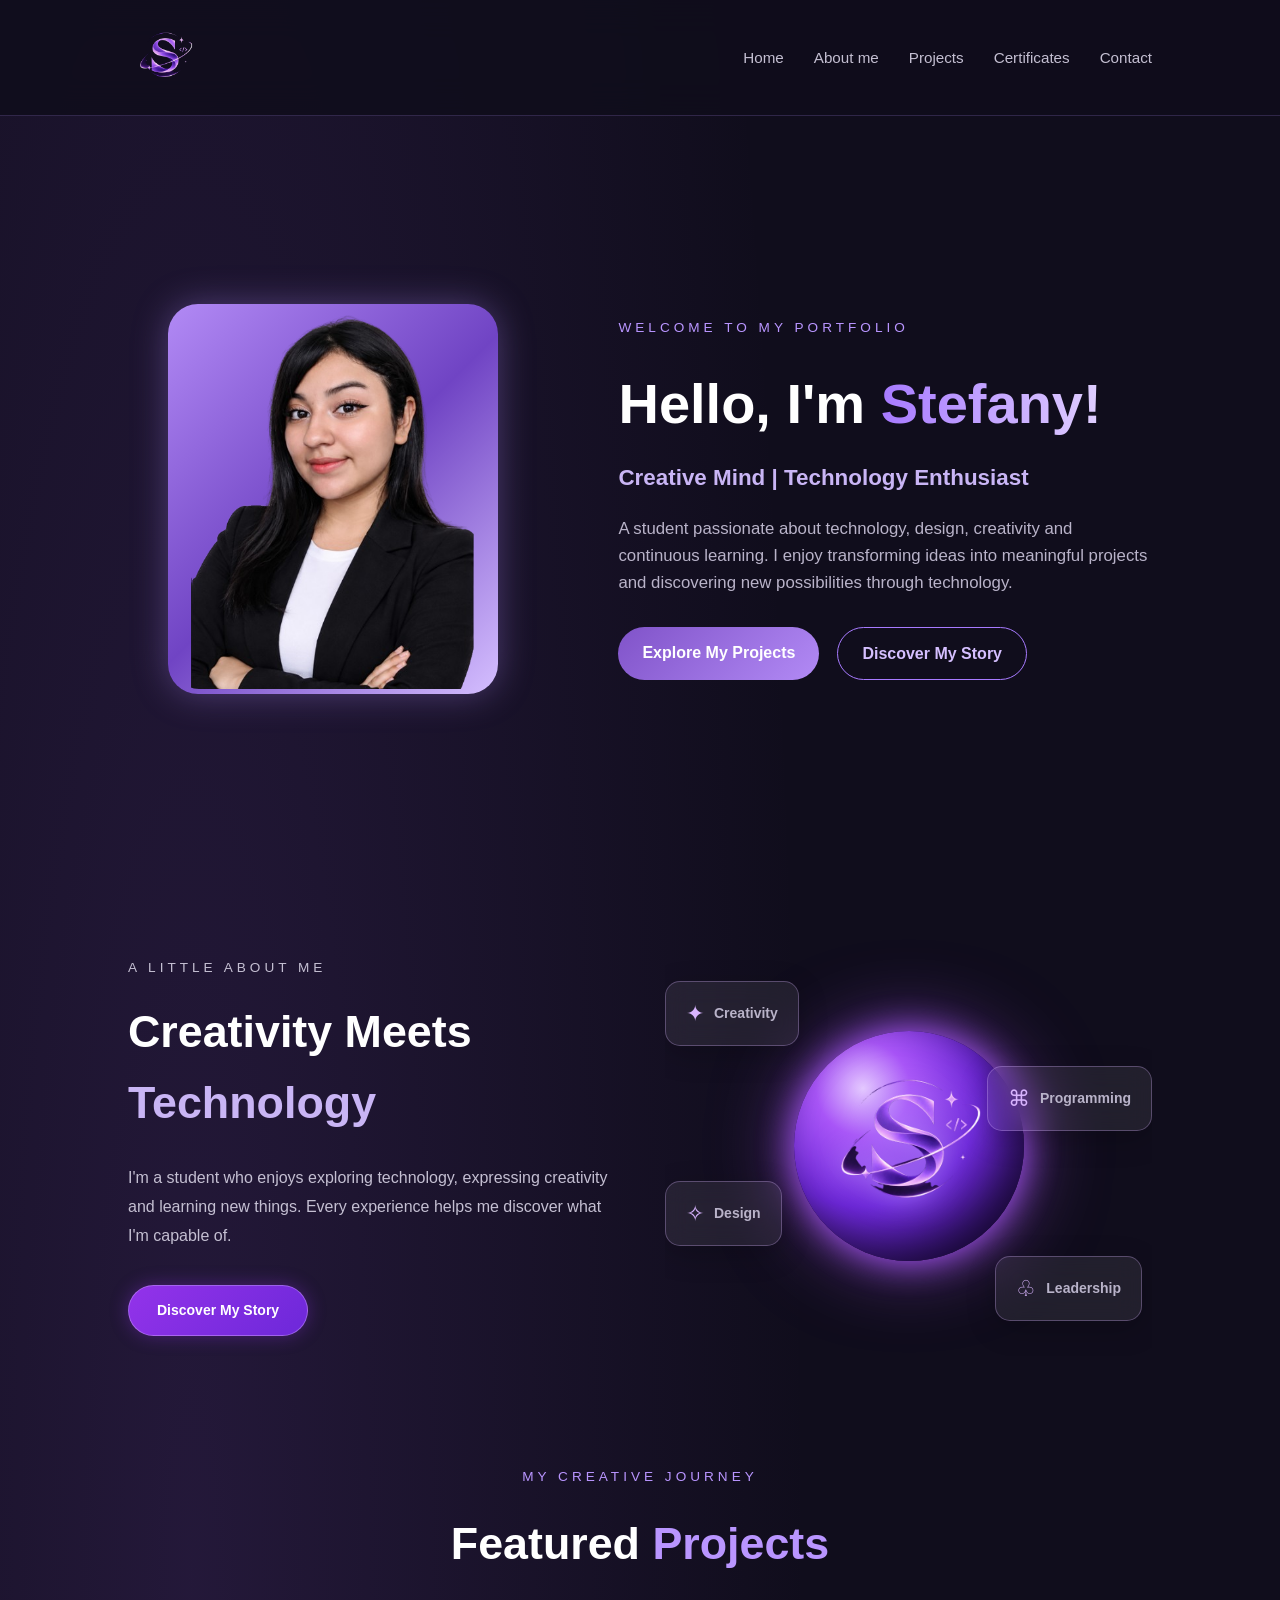
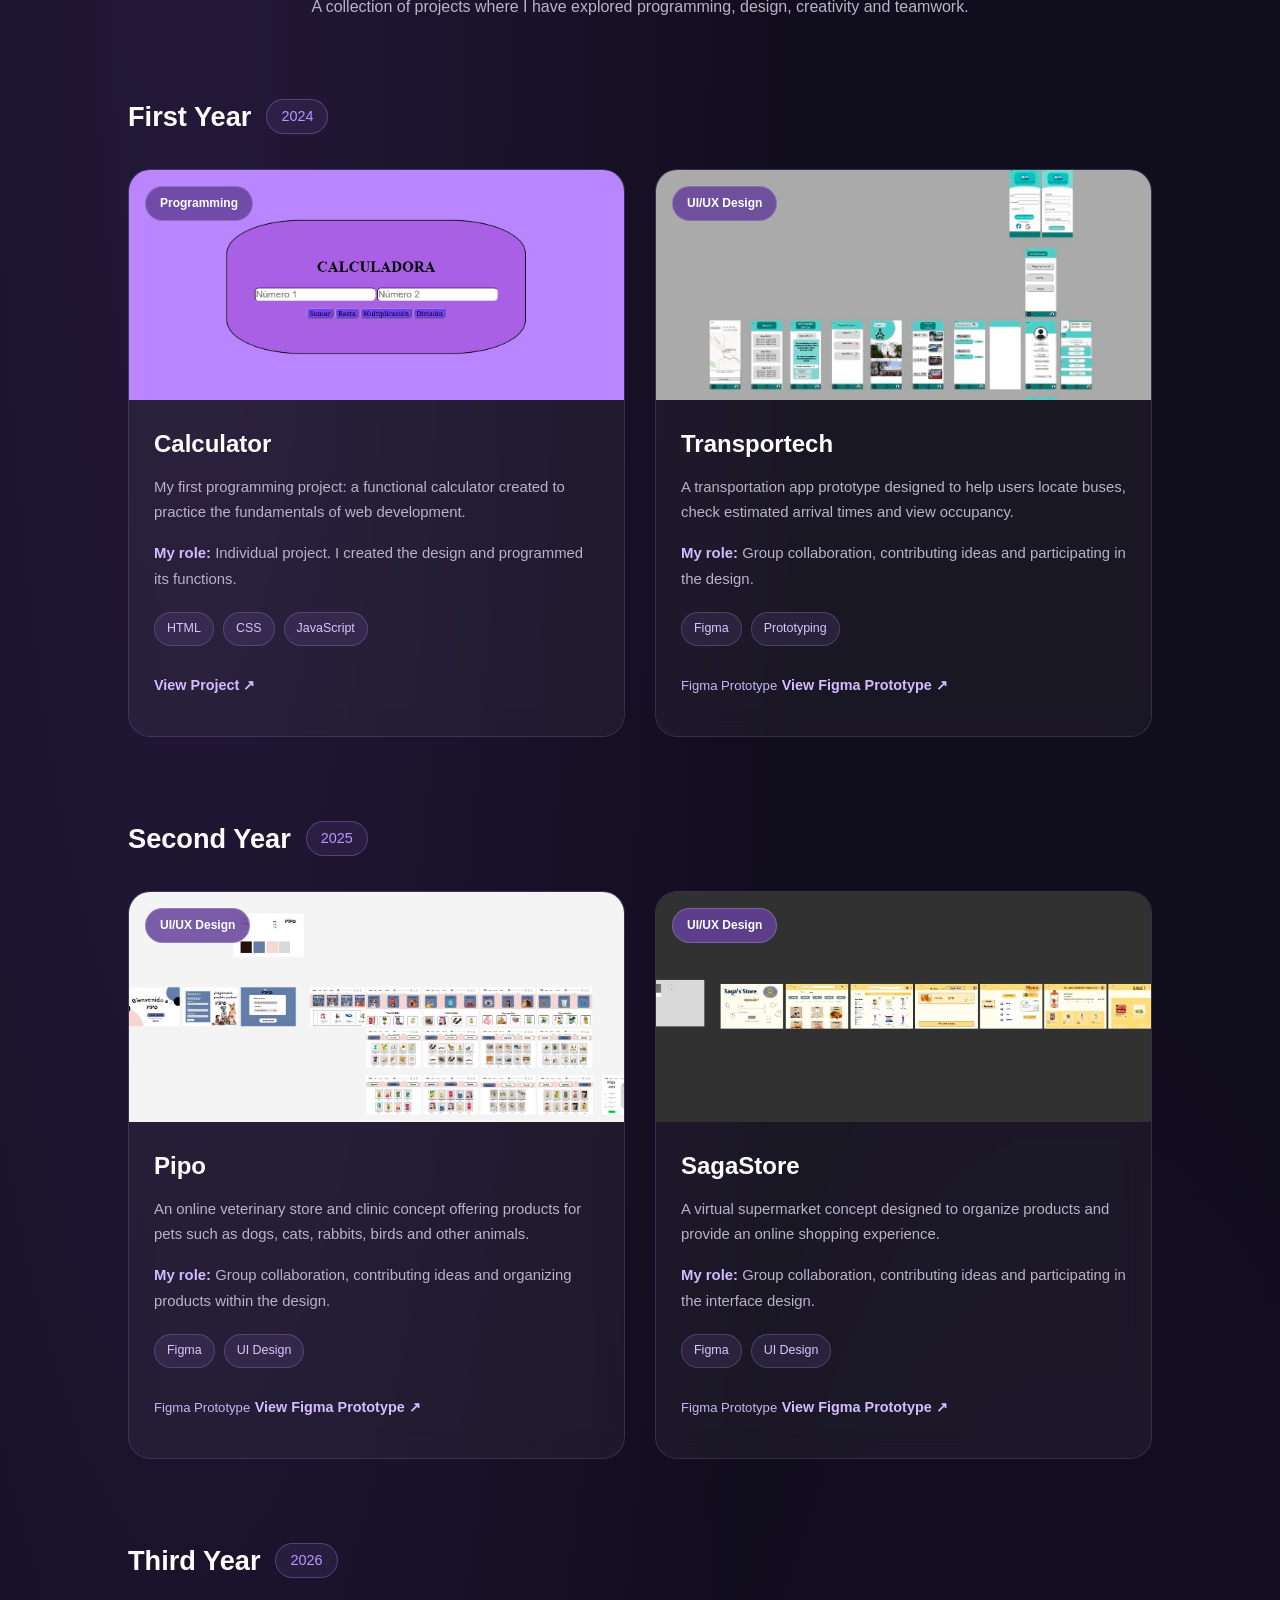
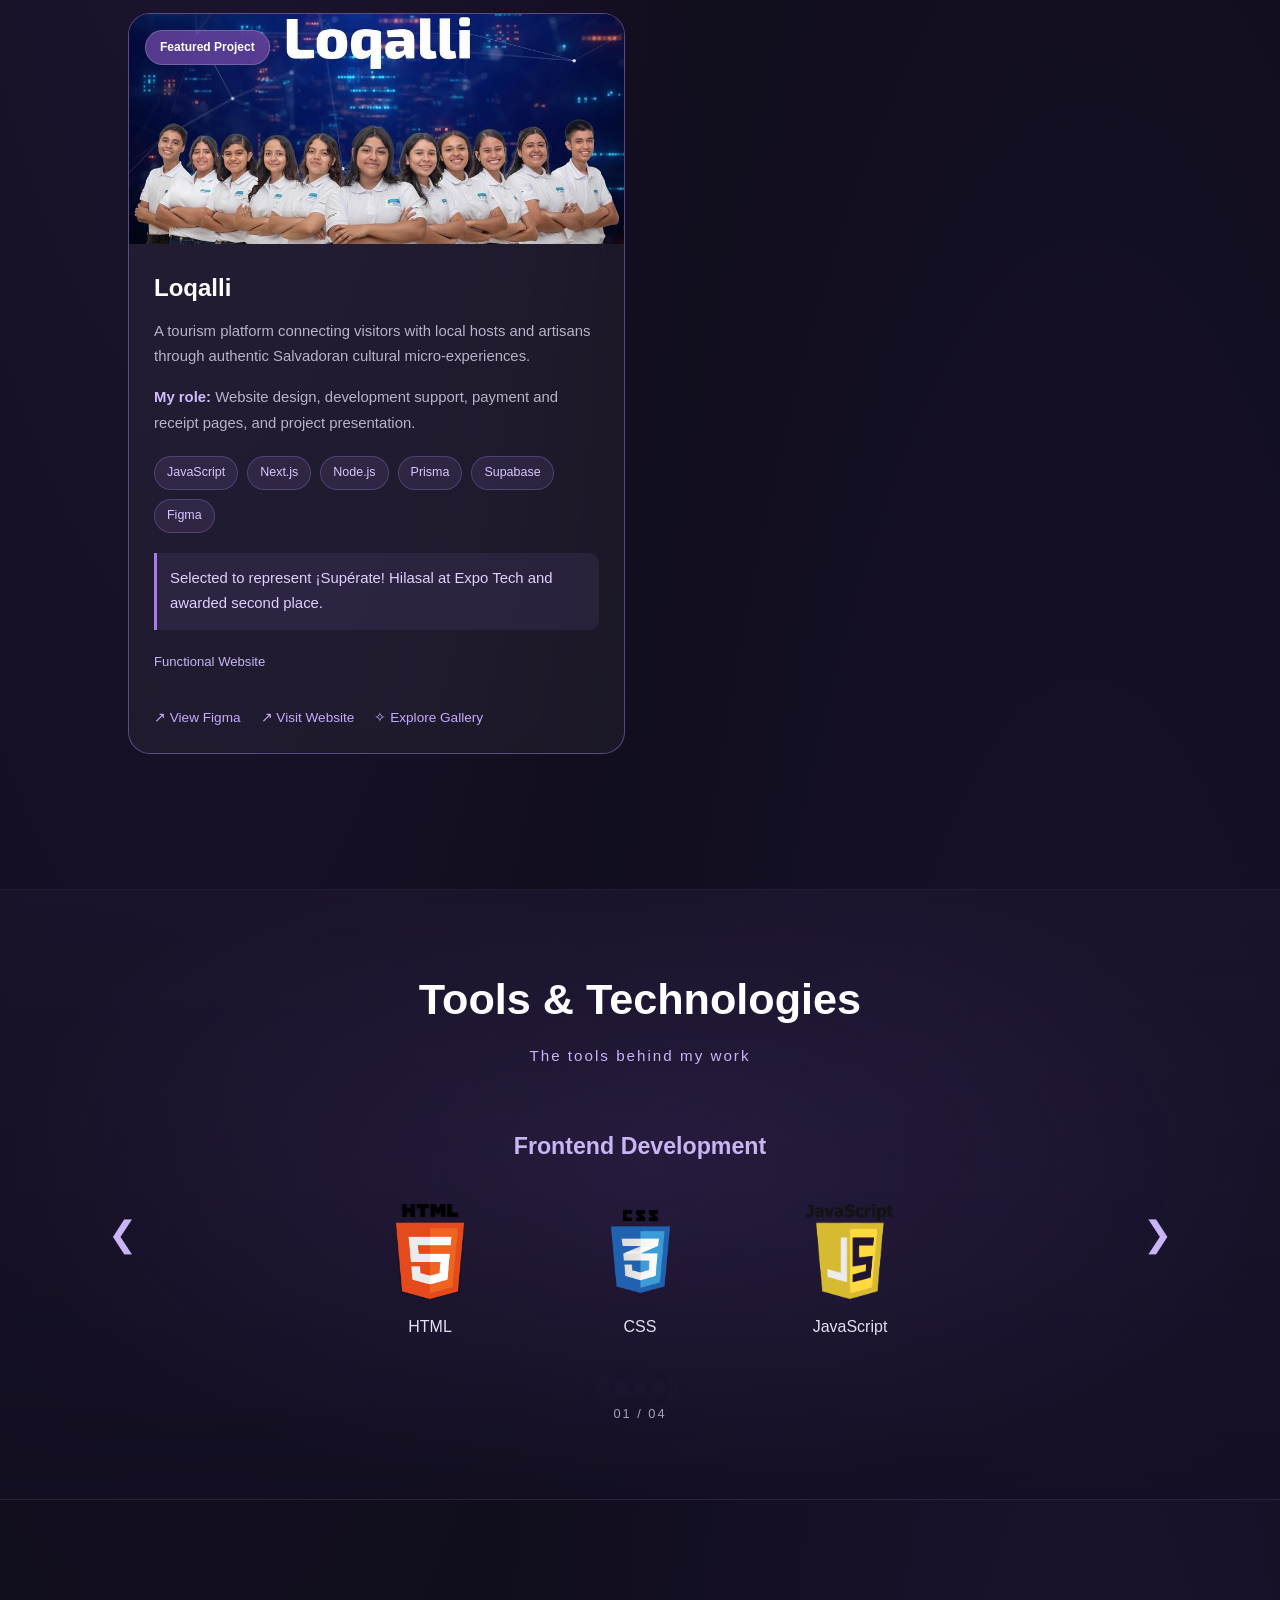
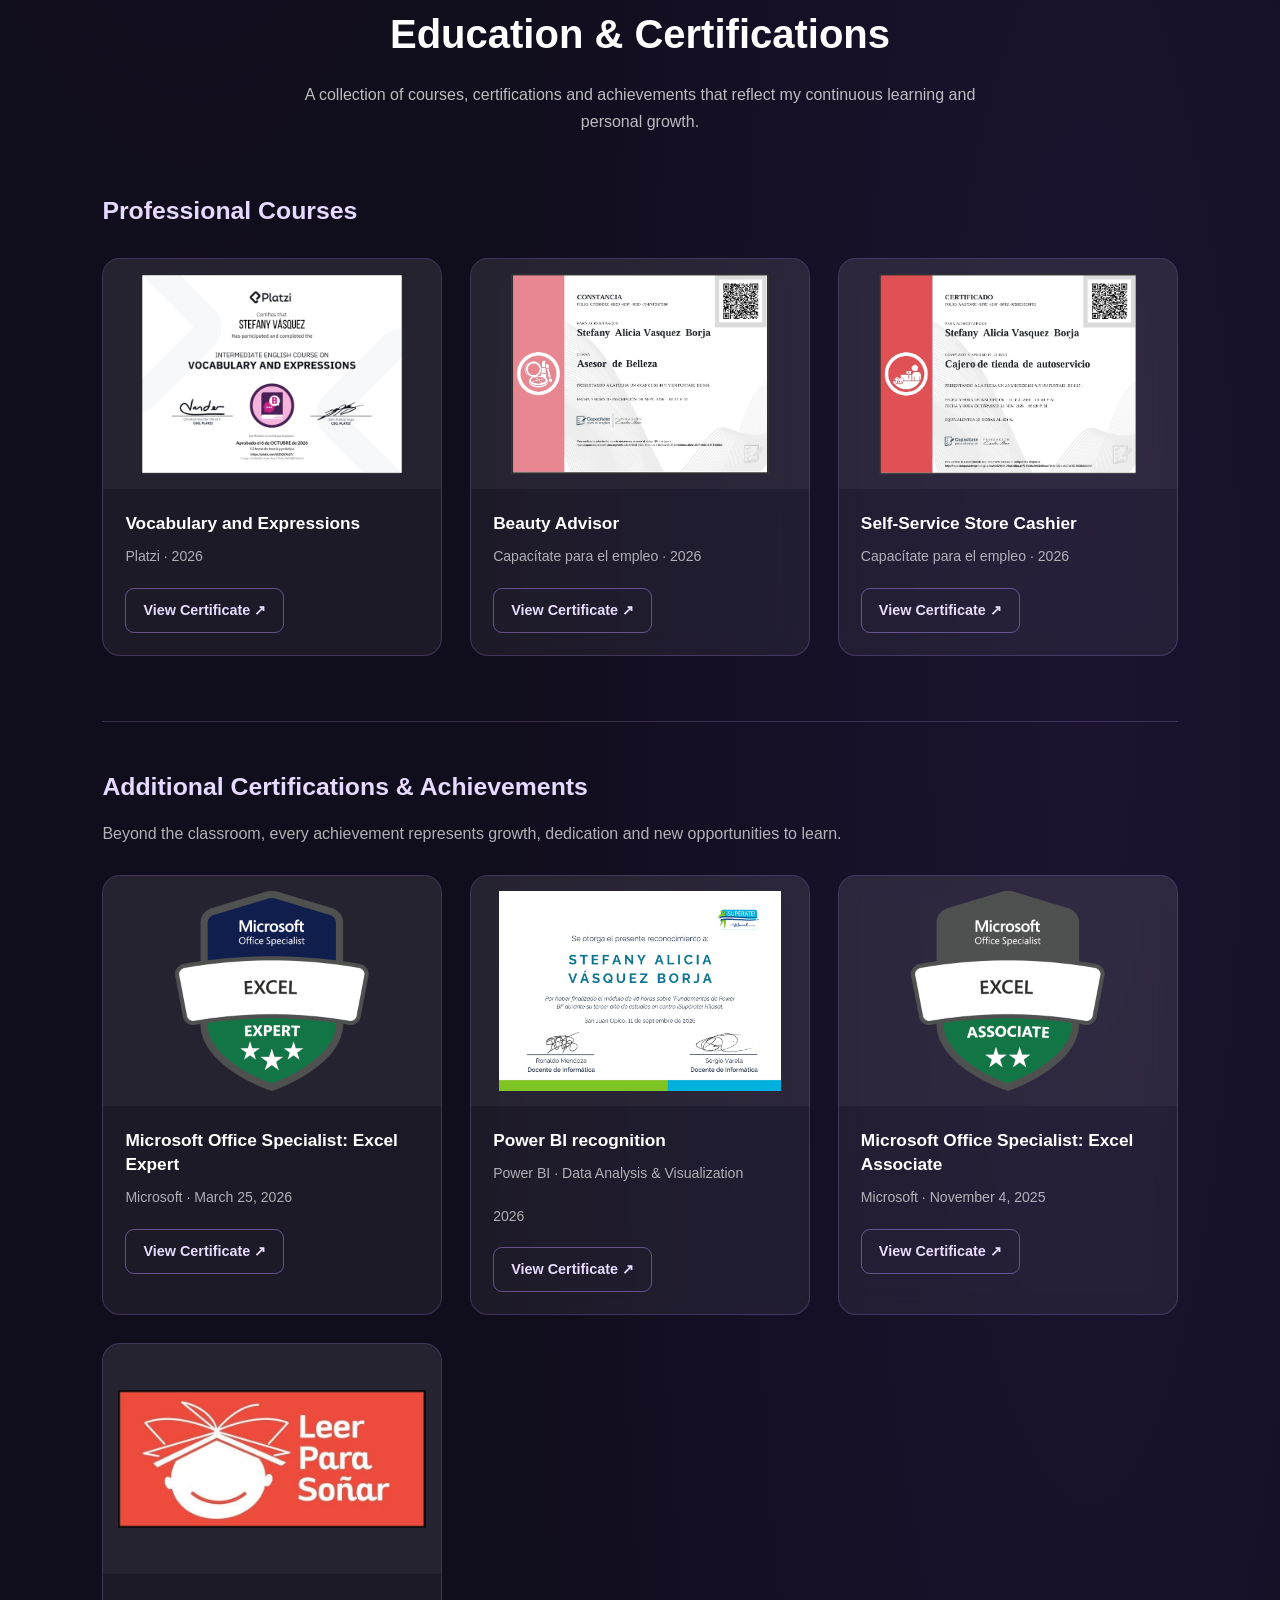
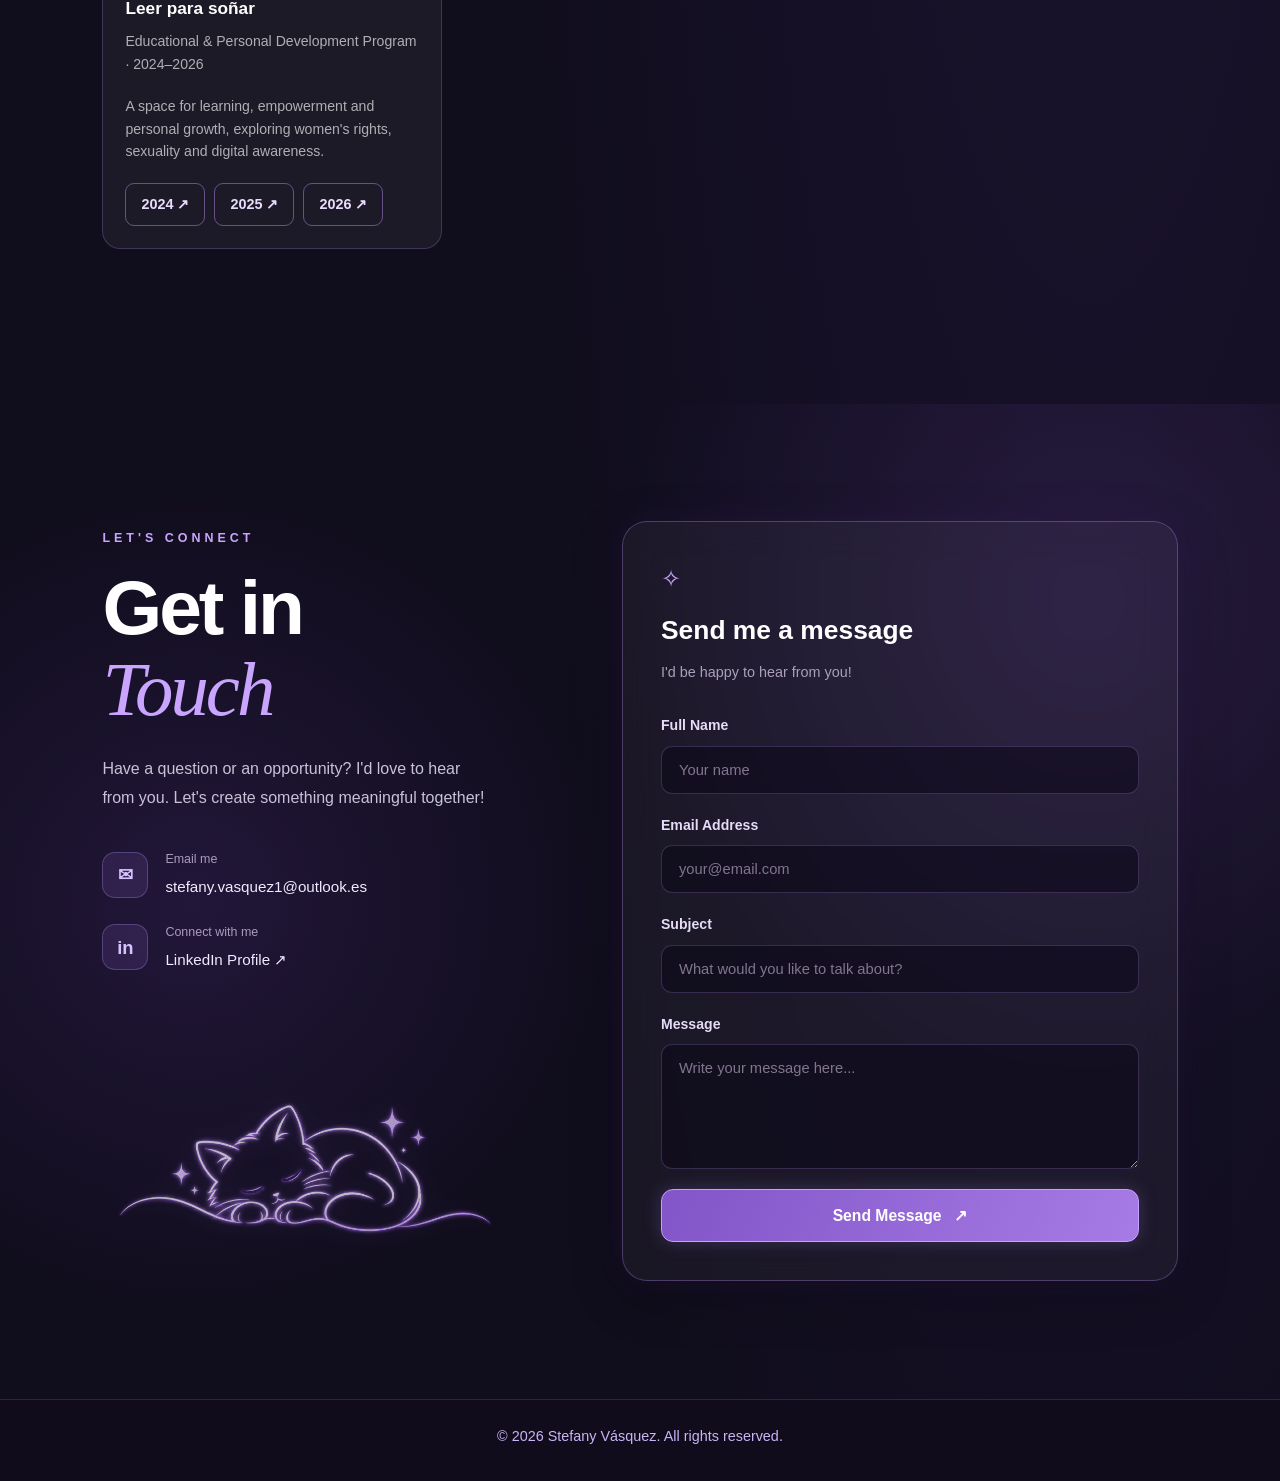
<file: index.html>
<!DOCTYPE html>
<html lang="en">
<head>
    <meta charset="UTF-8">
    <meta name="viewport" content="width=device-width, initial-scale=1.0">
    <title>Stefany | My Tech Portfolio</title>
    <link rel="stylesheet" href="style.css">
    <script src="script.js"></script>
</head>
<body>

    <header>
        <nav class="navbar">
            <a href="#home" class="logo">
    <img src="images/logo.png" alt="Logo de Stefany">
</a>

            <ul>
                <li><a href="#home">Home</a></li>
                <li><a href="about.html">About me</a></li>
                <li><a href="#projects">Projects</a></li>
                <li><a href="#certificates">Certificates</a></li>
                <li><a href="#contact">Contact</a></li>
            </ul>
        </nav>
    </header>

    <main>
 
        <section id="home" class="hero">

    <div class="hero-image">
        <div class="image-glow">
            <img src="images/stefany-home.png" alt="Stefany - Professional Portrait">
        </div>
    </div>

    <div class="hero-content">

        <p class="welcome">WELCOME TO MY PORTFOLIO</p>

        <h1>
            Hello, I'm <span>Stefany!</span>
        </h1>

        <h2>Creative Mind | Technology Enthusiast</h2>

        <p class="description">
            A student passionate about technology, design,
            creativity and continuous learning.
            I enjoy transforming ideas into meaningful projects
            and discovering new possibilities through technology.
        </p>

        <div class="hero-buttons">
            <a href="#projects" class="btn-primary">
                Explore My Projects
            </a>

            <a href="about.html" class="btn-secondary">
                Discover My Story
            </a>
        </div>

    </div>

</section>
<section id="about-preview" class="about reveal">

    <div class="about-text">

        <p class="welcome">A LITTLE ABOUT ME</p>

        <h2>Creativity Meets <span>Technology</span></h2>

        <p>
            I'm a student who enjoys exploring technology,
            expressing creativity and learning new things.
            Every experience helps me discover what I'm capable of.
        </p>

        <a href="about.html" class="btn-primary">
            Discover My Story
        </a>

    </div>
<div class="about-visual">

    <div class="orb">
    <img src="images/logo.png" alt="Logo personal de Stefany">
</div>

    <div class="floating-card card-one">
        <span>✦</span>
        <p>Creativity</p>
    </div>

    <div class="floating-card card-two">
        <span>⌘</span>
        <p>Programming</p>
    </div>

    <div class="floating-card card-three">
        <span>✧</span>
        <p>Design</p>
    </div>

    <div class="floating-card card-four">
        <span>♧</span>
        <p>Leadership</p>
    </div>

</div>
</section>

<!-- =================================
     PROJECTS SECTION
================================= -->

<section id="projects" class="projects-section reveal">

    <div class="section-heading">
        <p class="welcome">MY CREATIVE JOURNEY</p>
        <h2>Featured <span>Projects</span></h2>
        <p>
            A collection of projects where I have explored
            programming, design, creativity and teamwork.
        </p>
    </div>

    <!-- FIRST YEAR -->
    <div class="project-year reveal">
        <h3>First Year <span>2024</span></h3>

        <div class="projects-grid">

            <article class="project-card">
                <div class="project-image">
                    <img src="images/calculator.jpeg" alt="Calculator project">
                    <span class="project-tag">Programming</span>
                </div>

                <div class="project-info">
                    <h3>Calculator</h3>
                    <p>
                        My first programming project: a functional
                        calculator created to practice the fundamentals
                        of web development.
                    </p>

                    <p class="project-role">
                        <strong>My role:</strong> Individual project.
                        I created the design and programmed its functions.
                    </p>

                    <div class="project-tools">
                        <span>HTML</span>
                        <span>CSS</span>
                        <span>JavaScript</span>
                    </div>

                    <a href="https://fany-pingui.github.io/mi-primera-calculadora/index.html"
                       target="_blank"
                       class="project-link">
                        View Project ↗
                    </a>
                </div>
            </article>

            <article class="project-card">
                <div class="project-image">
                    <img src="images/transportech.jpg" alt="Transportech project">
                    <span class="project-tag">UI/UX Design</span>
                </div>

                <div class="project-info">
                    <h3>Transportech</h3>
                    <p>
                        A transportation app prototype designed to
                        help users locate buses, check estimated arrival
                        times and view occupancy.
                    </p>

                    <p class="project-role">
                        <strong>My role:</strong> Group collaboration,
                        contributing ideas and participating in the design.
                    </p>

                    <div class="project-tools">
                        <span>Figma</span>
                        <span>Prototyping</span>
                    </div>

                    <span class="project-status">Figma Prototype</span>

                    <a href="https://www.figma.com/design/cYYHrAsjAcaMsDNwnS3YdT/Microsoft-Power-Apps---Create-Apps-from-Figma-UI-Kit--Preview---Community-?fuid=1629565444063828628"
                     target="_blank"
                     rel="noopener noreferrer"
                    class="project-link">
                    View Figma Prototype ↗
                </a>
                </div>
            </article>

        </div>
    </div>

    <!-- SECOND YEAR -->
    <div class="project-year reveal">
        <h3>Second Year <span>2025</span></h3>

        <div class="projects-grid">

            <article class="project-card">
                <div class="project-image">
                    <img src="images/pipo.jpg" alt="Pipo project">
                    <span class="project-tag">UI/UX Design</span>
                </div>

                <div class="project-info">
                    <h3>Pipo</h3>
                    <p>
                        An online veterinary store and clinic concept
                        offering products for pets such as dogs, cats,
                        rabbits, birds and other animals.
                    </p>

                    <p class="project-role">
                        <strong>My role:</strong> Group collaboration,
                        contributing ideas and organizing products
                        within the design.
                    </p>

                    <div class="project-tools">
                        <span>Figma</span>
                        <span>UI Design</span>
                    </div>

                    <span class="project-status">Figma Prototype</span>

                    <a href="https://www.figma.com/design/0dhfilfReL3kJbeXVObGOE/PIPO"
                    target="_blank"
                    rel="noopener noreferrer"
                    class="project-link">
                    View Figma Prototype ↗
                    </a>
                </div>
            </article>

            <article class="project-card">
                <div class="project-image">
                    <img src="images/sagastore.jpg" alt="SagaStore project">
                    <span class="project-tag">UI/UX Design</span>
                </div>

                <div class="project-info">
                    <h3>SagaStore</h3>
                    <p>
                        A virtual supermarket concept designed to
                        organize products and provide an online
                        shopping experience.
                    </p>

                    <p class="project-role">
                        <strong>My role:</strong> Group collaboration,
                        contributing ideas and participating in the
                        interface design.
                    </p>

                    <div class="project-tools">
                        <span>Figma</span>
                        <span>UI Design</span>
                    </div>

                    <span class="project-status">Figma Prototype</span>

                    <a href="https://www.figma.com/design/go8dTsQcLrfm5MIJrxnEvI?fuid=1365423009453838968&prev-plan-id=1365423013412483193&prev-plan-type=team&prev-selected-view=recentsAndSharing&prev-tab=recently-viewed"
                    target="_blank"
                    rel="noopener noreferrer"
                    class="project-link">
                    View Figma Prototype ↗
</a>
                </div>
            </article>

        </div>
    </div>

    <!-- THIRD YEAR -->
    <div class="project-year reveal">
        <h3>Third Year <span>2026</span></h3>

        <div class="projects-grid">

            <article class="project-card featured-project">
                <div class="project-image">
                    <img src="images/loqalli.jpg" alt="Loqalli project">
                    <span class="project-tag">Featured Project</span>
                </div>

                <div class="project-info">
                    <h3>Loqalli</h3>
                    <p>
                        A tourism platform connecting visitors with
                        local hosts and artisans through authentic
                        Salvadoran cultural micro-experiences.
                    </p>

                    <p class="project-role">
                        <strong>My role:</strong> Website design,
                        development support, payment and receipt pages,
                        and project presentation.
                    </p>

                    <div class="project-tools">
                        <span>JavaScript</span>
                        <span>Next.js</span>
                        <span>Node.js</span>
                        <span>Prisma</span>
                        <span>Supabase</span>
                        <span>Figma</span>
                    </div>

                    <p class="project-achievement">
                        Selected to represent ¡Supérate! Hilasal
                        at Expo Tech and awarded second place.
                    </p>

                    <span class="project-status">Functional Website</span>

                    <div class="project-actions">

    <a href="TU_ENLACE_DE_FIGMA"
       target="_blank"
       rel="noopener noreferrer">
        ↗ View Figma
    </a>

    <a href="https://loqalli-expo-tech.vercel.app/"
       target="_blank"
       rel="noopener noreferrer">
        ↗ Visit Website
    </a>

    <button type="button" id="openLoqalliGallery">
        ✧ Explore Gallery
    </button>

</div>
                </div>
            </article>

        </div>

    </div>

</section>


<!-- TOOLS & TECHNOLOGIES -->
<section id="tools" class="tools-section reveal">

    <div class="tools-container">

        <div class="tools-heading">
            <h2>Tools & Technologies</h2>
            <p>The tools behind my work</p>
        </div>

        <div class="tools-carousel">

            <!-- PREVIOUS BUTTON -->
            <button class="tools-arrow" id="toolsPrev" type="button" aria-label="Previous category">
                &#10094;
            </button>

            <!-- CAROUSEL CONTENT -->
            <div class="tools-carousel-content">

                <!-- SLIDE 1 -->
                <div class="tools-slide active">
                    <h3>Frontend Development</h3>

                    <div class="tools-grid">
                        <div class="tool-item">
                            <img src="images/html-logo.png" alt="HTML">
                            <p>HTML</p>
                        </div>

                        <div class="tool-item">
                            <img src="images/css-logo.png" alt="CSS">
                            <p>CSS</p>
                        </div>

                        <div class="tool-item">
                            <img src="images/javascript-logo.png" alt="JavaScript">
                            <p>JavaScript</p>
                        </div>
                    </div>
                </div>

                <!-- SLIDE 2 -->
                <div class="tools-slide">
                    <h3>Design & Creative Tools</h3>

                    <div class="tools-grid">
                        <div class="tool-item">
                            <img src="images/figma-logo.png" alt="Figma">
                            <p>Figma</p>
                        </div>

                        <div class="tool-item">
                            <img src="images/canva-logo.png" alt="Canva">
                            <p>Canva</p>
                        </div>

                        <div class="tool-item">
                            <img src="images/vscode-logo.png" alt="Visual Studio Code">
                            <p>Visual Studio Code</p>
                        </div>
                    </div>
                </div>

                <!-- SLIDE 3 -->
                <div class="tools-slide">
                    <h3>Data Analysis</h3>

                    <div class="tools-grid">
                        <div class="tool-item">
                            <img src="images/excel-logo.png" alt="Microsoft Excel">
                            <p>Microsoft Excel</p>
                        </div>

                        <div class="tool-item">
                            <img src="images/powerbi-logo.png" alt="Power BI">
                            <p>Power BI</p>
                        </div>
                    </div>
                </div>

                <!-- SLIDE 4 -->
                <div class="tools-slide">
                    <h3>Productivity Tools</h3>

                    <div class="tools-grid">
                        <div class="tool-item">
                            <img src="images/word-logo.png" alt="Microsoft Word">
                            <p>Microsoft Word</p>
                        </div>

                        <div class="tool-item">
                            <img src="images/powerpoint-logo.png" alt="PowerPoint">
                            <p>PowerPoint</p>
                        </div>
                    </div>
                </div>

            </div>

            <!-- NEXT BUTTON -->
            <button class="tools-arrow" id="toolsNext" type="button" aria-label="Next category">
                &#10095;
            </button>

        </div>

        <!-- CAROUSEL INDICATORS -->
        <div class="tools-navigation">
            <div class="tools-dots" id="toolsDots">
                <button class="tools-dot active" aria-label="Go to category 1"></button>
                <button class="tools-dot" aria-label="Go to category 2"></button>
                <button class="tools-dot" aria-label="Go to category 3"></button>
                <button class="tools-dot" aria-label="Go to category 4"></button>
            </div>

            <p class="tools-counter" id="toolsCounter">01 / 04</p>
        </div>

    </div>

</section>


        <!-- EDUCATION & CERTIFICATIONS -->
<section id="certificates" class="certificates-section reveal">

    <div class="certificates-container">

        <div class="section-heading">
            <h2>Education & Certifications</h2>
            <p>
                A collection of courses, certifications and achievements
                that reflect my continuous learning and personal growth.
            </p>
        </div>

        <!-- PROFESSIONAL COURSES -->
        <div class="certificate-category">

            <h3>Professional Courses</h3>

            <div class="certificates-grid">

                <!-- COURSE 1 -->
                <article class="certificate-card">

                    <div class="certificate-image">
                        <img src="images/vocabulary-and-expressions.jpeg"
                             alt="Vocabulary and Expressions certificate">
                    </div>

                    <div class="certificate-info">
                        <h4>Vocabulary and Expressions</h4>
                        <p>Platzi · 2026</p>

                        <a href="certificates/vocabulary-and-expressions.pdf"
                           target="_blank"
                           rel="noopener noreferrer"
                           class="certificate-btn">
                            View Certificate ↗
                        </a>
                    </div>

                </article>

                <!-- COURSE 2 -->
                <article class="certificate-card">

                    <div class="certificate-image">
                        <img src="images/beauty-advisor.jpeg"
                             alt="Beauty Advisor certificate">
                    </div>

                    <div class="certificate-info">
                        <h4>Beauty Advisor</h4>
                        <p>Capacítate para el empleo · 2026</p>

                        <a href="certificates/beauty-advisor.pdf"
                           target="_blank"
                           rel="noopener noreferrer"
                           class="certificate-btn">
                            View Certificate ↗
                        </a>
                    </div>

                </article>

                <!-- COURSE 3 -->
                <article class="certificate-card">

                    <div class="certificate-image">
                        <img src="images/self-service-store-cashier.jpeg"
                             alt="Self-Service Store Cashier certificate">
                    </div>

                    <div class="certificate-info">
                        <h4>Self-Service Store Cashier</h4>
                        <p>Capacítate para el empleo · 2026</p>

                        <a href="certificates/self-service-store-cashier.pdf"
                           target="_blank"
                           rel="noopener noreferrer"
                           class="certificate-btn">
                            View Certificate ↗
                        </a>
                    </div>

                </article>

            </div>

        </div>

        
<!-- ADDITIONAL CERTIFICATIONS -->
<div class="certificate-category additional-certificates">

    <h3>Additional Certifications & Achievements</h3>

    <p class="category-description">
        Beyond the classroom, every achievement represents
        growth, dedication and new opportunities to learn.
    </p>

    <div class="certificates-grid" id="additionalCertificates">
    <!-- EXCEL EXPERT -->
    <article class="certificate-card">

        <div class="certificate-image">
            <img src="images/excel-expert-badge.png"
                 alt="Microsoft Office Specialist Excel Expert badge">
        </div>

        <div class="certificate-info">
            <h4>Microsoft Office Specialist: Excel Expert</h4>
            <p>Microsoft · March 25, 2026</p>

            <a href="certificates/excel-expert-certificate.pdf"
               target="_blank"
               rel="noopener noreferrer"
               class="certificate-btn">
                View Certificate ↗
            </a>
        </div>

    </article>

    <!-- POWER BI -->
    <article class="certificate-card">

        <div class="certificate-image">
            <img src="images/power-bi-certificate.jpg"
                 alt="Power BI certification">
        </div>

        <div class="certificate-info">
            <h4>Power BI recognition</h4>
            <p>Power BI · Data Analysis & Visualization</p>
            <p>2026</p>

            <a href="certificates/power-bi-certificate.pdf"
               target="_blank"
               rel="noopener noreferrer"
               class="certificate-btn">
                View Certificate ↗
            </a>
        </div>

    </article>

    <!-- EXCEL ASSOCIATE -->
    <article class="certificate-card">

        <div class="certificate-image">
            <img src="images/excel-associate-badge.png"
                 alt="Microsoft Office Specialist Excel Associate badge">
        </div>

        <div class="certificate-info">
            <h4>Microsoft Office Specialist: Excel Associate</h4>
            <p>Microsoft · November 4, 2025</p>

            <a href="certificates/excel-associate-certificate.pdf"
               target="_blank"
               rel="noopener noreferrer"
               class="certificate-btn">
                View Certificate ↗
            </a>
        </div>

    </article>

    <!-- LEER PARA SOÑAR -->
    <article class="certificate-card">

        <div class="certificate-image">
            <img src="images/leer-para-sonar-logo.jpeg"
                 alt="Leer para soñar program logo">
        </div>

        <div class="certificate-info">
            <h4>Leer para soñar</h4>

            <p>Educational & Personal Development Program · 2024–2026</p>

            <p>
                A space for learning, empowerment and personal growth,
                exploring women's rights, sexuality and digital awareness.
            </p>

            <div class="certificate-links">

                <a href="certificates/leer-para-sonar-2024.pdf"
                   target="_blank"
                   rel="noopener noreferrer"
                   class="certificate-btn">
                    2024 ↗
                </a>

                <a href="certificates/leer-para-sonar-2025.pdf"
                   target="_blank"
                   rel="noopener noreferrer"
                   class="certificate-btn">
                    2025 ↗
                </a>

                <a href="certificates/leer-para-sonar-2026.pdf"
                   target="_blank"
                   rel="noopener noreferrer"
                   class="certificate-btn">
                    2026 ↗
                </a>

            </div>
        </div>

    </article>

</div>



        </div>

    </div>

</section>

        
<!-- CONTACT SECTION -->
<section id="contact" class="contact-section reveal">

    <div class="contact-container">

        <!-- LEFT SIDE -->
        <div class="contact-info">

            <p class="contact-subtitle">LET'S CONNECT</p>

            <h2 class="contact-title">
                Get in
                <span>Touch</span>
            </h2>

            <p class="contact-description">
                Have a question or an opportunity?
                I'd love to hear from you.
                Let's create something meaningful together!
            </p>

            <!-- EMAIL -->
            <a href="mailto:stefany.vasquez1@outlook.es"
               class="contact-link">

                <span class="contact-icon">✉</span>

                <span>
                    <small>Email me</small>
                    stefany.vasquez1@outlook.es
                </span>
            </a>

            <!-- LINKEDIN -->
            <a href="https://www.linkedin.com/in/stefany-vasquez29"
               target="_blank"
               rel="noopener noreferrer"
               class="contact-link">

                <span class="contact-icon">in</span>

                <span>
                    <small>Connect with me</small>
                    LinkedIn Profile ↗
                </span>
            </a>

            <div class="contact-decoration">
    <img src="images/contact-cat.png"
         alt="Minimal lavender line art of a sleeping cat">
</div>
        </div>

        <!-- RIGHT SIDE: CONTACT FORM -->
        <div class="contact-form-container">

            <div class="form-heading">
                <span>✧</span>
                <h3>Send me a message</h3>
                <p>I'd be happy to hear from you!</p>
            </div>

            <form
                action="https://formspree.io/f/xzeeqyqp"
                method="POST"
                class="contact-form">

                <input type="text"
                       name="_gotcha"
                       style="display:none">

                <input type="hidden"
                       name="_subject"
                       value="New message from your Tech Portfolio">

                <div class="form-group">
                    <label for="contact-name">Full Name</label>
                    <input type="text"
                           id="contact-name"
                           name="name"
                           placeholder="Your name"
                           autocomplete="name"
                           required>
                </div>

                <div class="form-group">
                    <label for="contact-email">Email Address</label>
                    <input type="email"
                           id="contact-email"
                           name="email"
                           placeholder="your@email.com"
                           autocomplete="email"
                           required>
                </div>

                <div class="form-group">
                    <label for="contact-subject">Subject</label>
                    <input type="text"
                           id="contact-subject"
                           name="subject"
                           placeholder="What would you like to talk about?"
                           required>
                </div>

                <div class="form-group">
                    <label for="contact-message">Message</label>
                    <textarea id="contact-message"
                              name="message"
                              rows="5"
                              placeholder="Write your message here..."
                              required></textarea>
                </div>

                <button type="submit" class="contact-submit">
                    Send Message <span>↗</span>
                </button>

            </form>

        </div>

    </div>

</section>

    </main>
            <!-- LOQALLI GALLERY MODAL -->
<div class="gallery-modal" id="loqalliGallery" aria-hidden="true">

    <div class="gallery-window">

        <button class="gallery-close" id="closeLoqalliGallery"
                type="button" aria-label="Close gallery">
            &times;
        </button>

        <div class="gallery-header">
            <img src="images/loqalli-logo.png" alt="Loqalli logo">
        </div>

        <div class="gallery-carousel">

            <button class="gallery-arrow prev" id="galleryPrev"
                    type="button" aria-label="Previous photo">
                &#10094;
            </button>

            <div class="gallery-slides">

                <div class="gallery-slide active">
                    <img src="images/loqalli-team.jpg" alt="Loqalli team at Expo Tech">
                </div>

                <div class="gallery-slide">
                    <img src="images/loqalli-team2.jpg" alt="Loqalli team before the event">
                </div>

                <div class="gallery-slide">
                    <img src="images/loqalli-presentation.jpg" alt="Loqalli presentation">
                </div>

                <div class="gallery-slide">
                    <img src="images/loqalli-award.jpg" alt="Team visiting sponsors">
                </div>

                <div class="gallery-slide">
                    <img src="images/loqalli-medal.jpg" alt="Supérate Hilasal medals">
                </div>

                <div class="gallery-slide">
                    <img src="images/loqalli-homepage.jpeg" alt="Loqalli homepage">
                </div>

                <div class="gallery-slide">
                    <img src="images/loqalli-experience.jpeg" alt="Loqalli cultural experience">
                </div>

            </div>

            <button class="gallery-arrow next" id="galleryNext"
                    type="button" aria-label="Next photo">
                &#10095;
            </button>

        </div>

        <div class="gallery-counter" id="galleryCounter">
            01 / 07
        </div>

        <div class="gallery-dots" id="galleryDots"></div>

        <div class="gallery-footer">
            <p>
                More than a project, a shared vision.
                Connecting people, culture, and meaningful
                experiences through technology.
            </p>
        </div>

    </div>

</div>

    <script src="script.js"></script>
    <footer class="site-footer">
    <p>© 2026 Stefany Vásquez. All rights reserved.</p>
</footer>
</body>
</html>
</file>
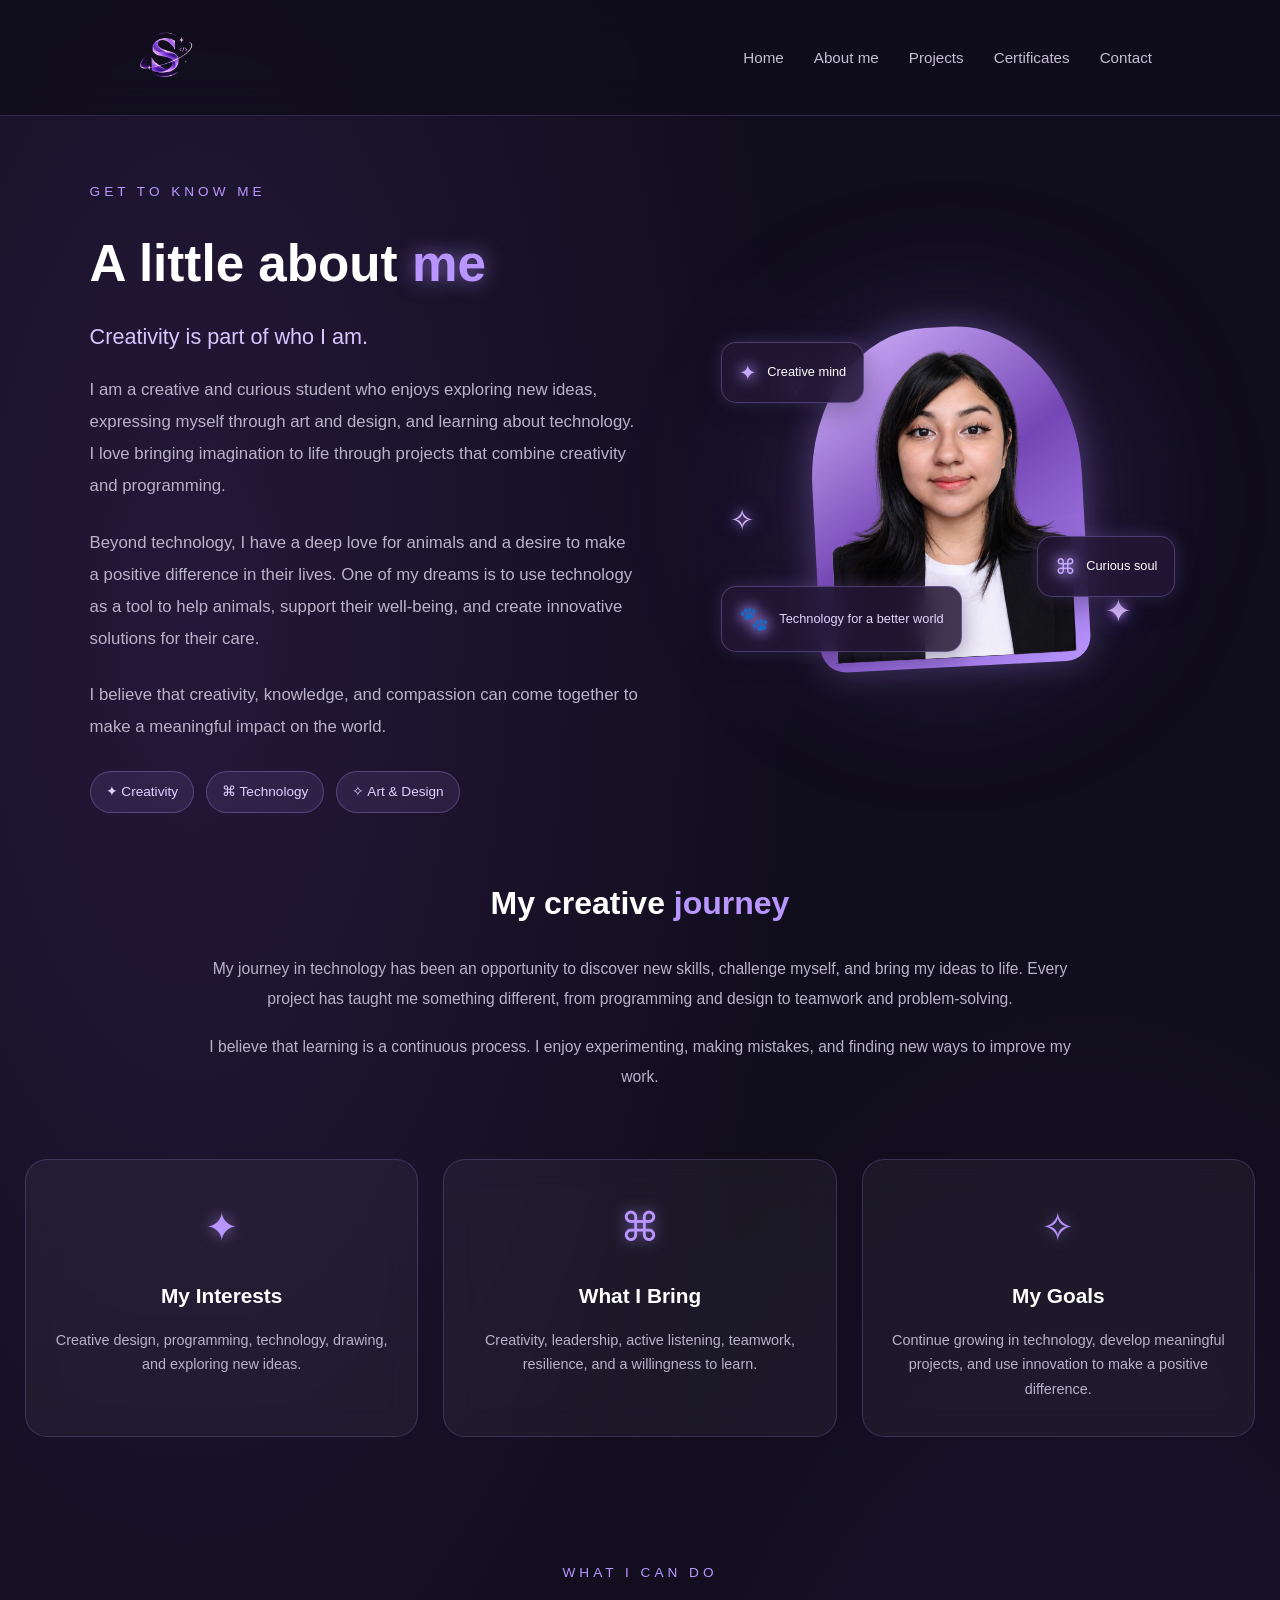
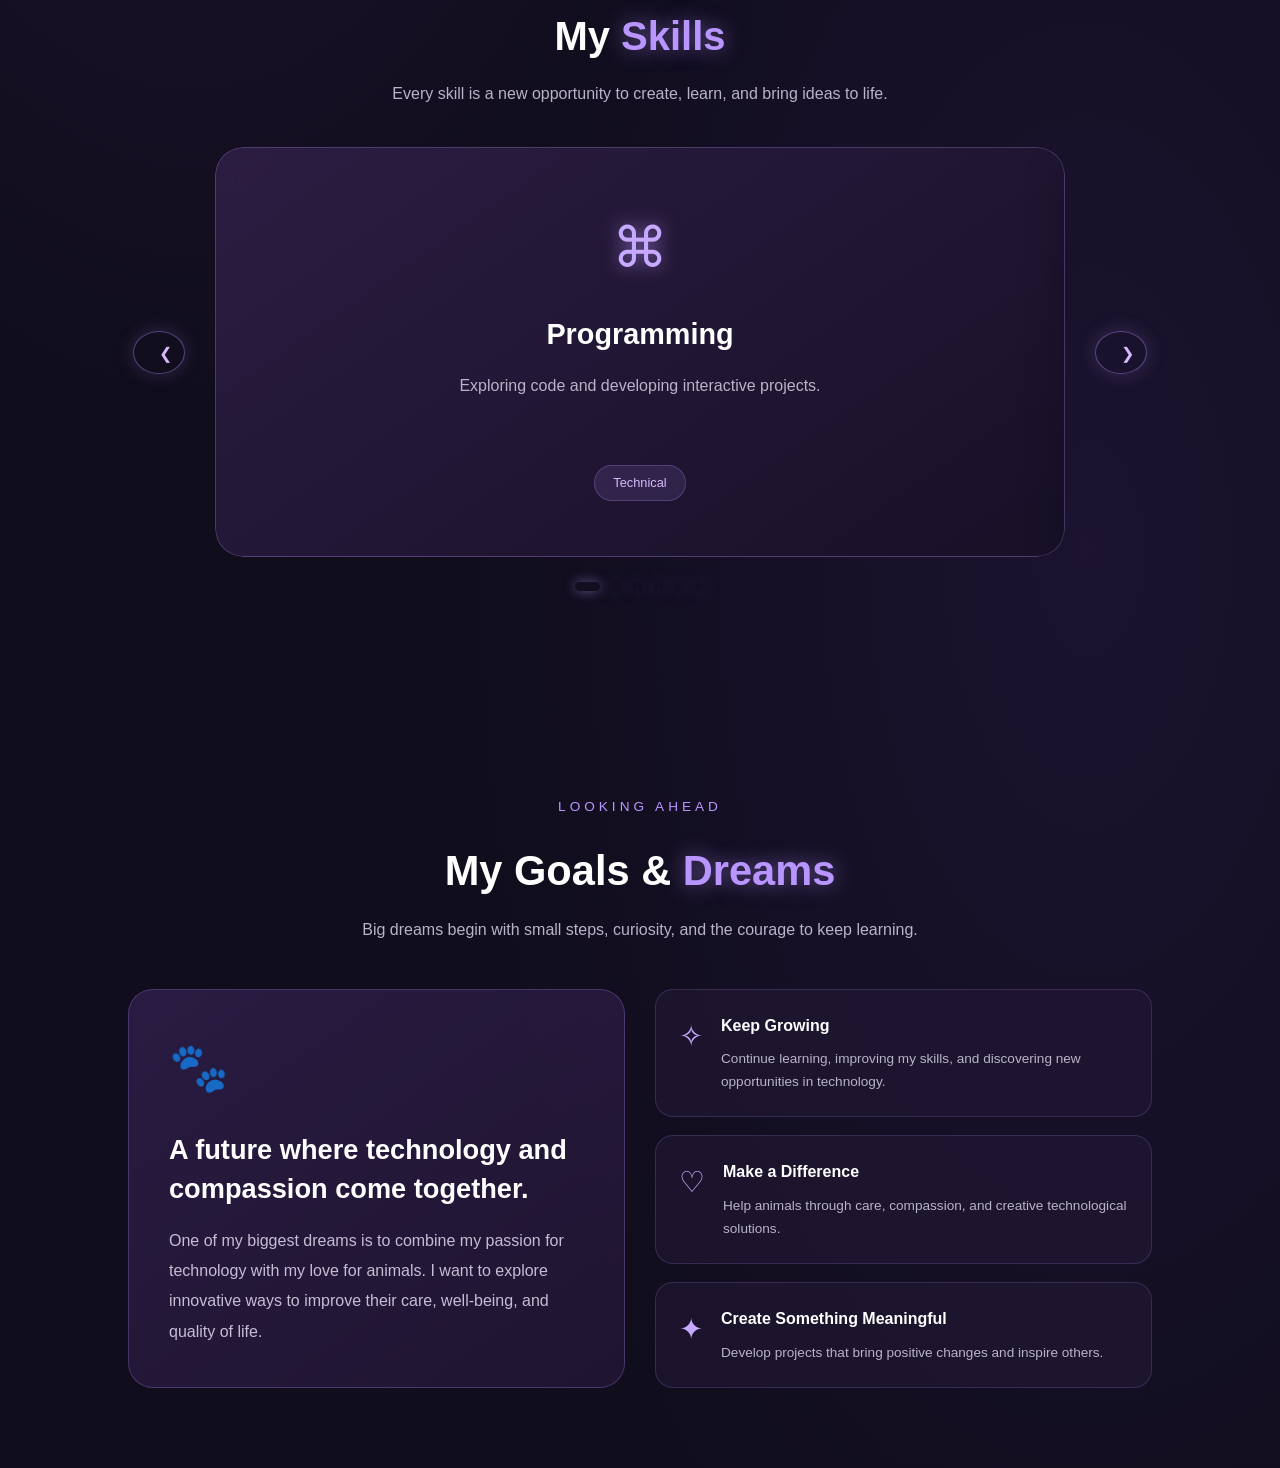
<file: about.html>
<!DOCTYPE html>
<html lang="en">
<head>
    <meta charset="UTF-8">
    <meta name="viewport" content="width=device-width, initial-scale=1.0">

    <title>About Me | Stefany</title>

    <link rel="stylesheet" href="style.css">
</head>

<body>

    <header>
        <nav class="navbar">
            <a href="index.html" class="logo">
                <img src="images/logo.png" alt="Logo de Stefany">
            </a>

            <ul>
                <li><a href="index.html">Home</a></li>
                <li><a href="about.html">About me</a></li>
                <li><a href="index.html#projects">Projects</a></li>
                <li><a href="index.html#certificates">Certificates</a></li>
                <li><a href="index.html#contact">Contact</a></li>
            </ul>
        </nav>
    </header>

    <main>

        <section class="about-hero reveal">

    <div class="about-hero-text">
        <p class="welcome">GET TO KNOW ME</p>

        <h1>
            A little about <span>me</span>
        </h1>

        <h2>Creativity is part of who I am.</h2>

        <div class="about-description-group">

    <p class="about-description">
        I am a creative and curious student who enjoys exploring
        new ideas, expressing myself through art and design, and
        learning about technology. I love bringing imagination
        to life through projects that combine creativity and programming.
    </p>

    <p class="about-description">
        Beyond technology, I have a deep love for animals and a
        desire to make a positive difference in their lives.
        One of my dreams is to use technology as a tool to help
        animals, support their well-being, and create innovative
        solutions for their care.
    </p>

    <p class="about-description">
        I believe that creativity, knowledge, and compassion can
        come together to make a meaningful impact on the world.
    </p>

</div>

        <div class="hero-interests">
            <span>✦ Creativity</span>
            <span>⌘ Technology</span>
            <span>✧ Art & Design</span>
        </div>
    </div>

   <div class="about-hero-visual">

    <div class="hero-glow"></div>

    <div class="photo-frame">
        <img
            src="images/stefany-about.png"
            alt="Stefany - About Me"
            class="about-photo"
        >
    </div>
     <div class="hero-decoration decoration-one">✧</div>
    <div class="hero-decoration decoration-two">✦</div>
    <div class="hero-decoration decoration-three">✧</div>

    <!-- Floating cards -->
    <div class="hero-floating-card floating-creativity">
        <span>✦</span>
        <p>Creative mind</p>
    </div>

    <div class="hero-floating-card floating-ideas">
        <span>⌘</span>
        <p>Curious soul</p>
    </div>

    <div class="hero-floating-card floating-animals">
        <span>🐾</span>
        <p>Technology for a better world</p>    
    </div>

</div>

</section>

    <div class="about-content reveal">

        <div class="about-story">
            <h2>My creative <span>journey</span></h2>

            <p>
                My journey in technology has been an opportunity to
                discover new skills, challenge myself, and bring my
                ideas to life. Every project has taught me something
                different, from programming and design to teamwork
                and problem-solving.
            </p>

            <p>
                I believe that learning is a continuous process.
                I enjoy experimenting, making mistakes, and finding
                new ways to improve my work.
            </p>
        </div>

        <div class="about-cards">

    <div class="about-info-card">
        <span class="about-icon">✦</span>
        <h3>My Interests</h3>
        <p>
            Creative design, programming, technology,
            drawing, and exploring new ideas.
        </p>
    </div>

    <div class="about-info-card">
        <span class="about-icon">⌘</span>
        <h3>What I Bring</h3>
        <p>
            Creativity, leadership, active listening,
            teamwork, resilience, and a willingness to learn.
        </p>
    </div>

    <div class="about-info-card">
        <span class="about-icon">✧</span>
        <h3>My Goals</h3>
        <p>
            Continue growing in technology, develop
            meaningful projects, and use innovation
            to make a positive difference.
        </p>
    </div>

</div>

</section>


<section class="skills-section reveal">

    <div class="skills-heading">
        <p class="welcome">WHAT I CAN DO</p>
        <h2>My <span>Skills</span></h2>
        <p>
            Every skill is a new opportunity to create,
            learn, and bring ideas to life.
        </p>
    </div>

    <div class="skills-carousel">

        <button class="skills-arrow skills-prev"
            aria-label="Previous skill">
            &#10094;
        </button>

        <div class="skills-carousel-window">

            <div class="skills-carousel-track">

                <div class="skill-card active">
                    <span class="skill-icon">⌘</span>
                    <h3>Programming</h3>
                    <p>Exploring code and developing interactive projects.</p>
                    <span class="skill-tag">Technical</span>
                </div>

                <div class="skill-card">
                    <span class="skill-icon">✧</span>
                    <h3>Creative Design</h3>
                    <p>Creating visual ideas through design, drawing, and imagination.</p>
                    <span class="skill-tag">Creative</span>
                </div>

                <div class="skill-card">
                    <span class="skill-icon">✿</span>
                    <h3>Digital Tools</h3>
                    <p>Working with Canva, Excel, and digital resources.</p>
                    <span class="skill-tag">Technical</span>
                </div>

                <div class="skill-card">
                    <span class="skill-icon">♡</span>
                    <h3>Communication</h3>
                    <p>Sharing ideas, listening actively, and expressing myself clearly.</p>
                    <span class="skill-tag">Personal</span>
                </div>

                <div class="skill-card">
                    <span class="skill-icon">✦</span>
                    <h3>Teamwork</h3>
                    <p>Collaborating, supporting others, and contributing to group projects.</p>
                    <span class="skill-tag">Personal</span>
                </div>

                <div class="skill-card">
                    <span class="skill-icon">⟳</span>
                    <h3>Adaptability</h3>
                    <p>Learning quickly, facing challenges, and finding creative solutions.</p>
                    <span class="skill-tag">Personal</span>
                </div>

            </div>
        </div>

        <button class="skills-arrow skills-next"
            aria-label="Next skill">
            &#10095;
        </button>

    </div>

    <div class="skills-dots">
        <button class="skill-dot active" aria-label="Skill 1"></button>
        <button class="skill-dot" aria-label="Skill 2"></button>
        <button class="skill-dot" aria-label="Skill 3"></button>
        <button class="skill-dot" aria-label="Skill 4"></button>
        <button class="skill-dot" aria-label="Skill 5"></button>
        <button class="skill-dot" aria-label="Skill 6"></button>
    </div>

</section>


<!-- MY GOALS & DREAMS -->

<section class="dreams-section reveal">

    <div class="dreams-heading">
        <p class="welcome">LOOKING AHEAD</p>
        <h2>My Goals & <span>Dreams</span></h2>
        <p>
            Big dreams begin with small steps,
            curiosity, and the courage to keep learning.
        </p>
    </div>

    <div class="dreams-content">

        <div class="dreams-main">
            <span class="dreams-symbol">🐾</span>

            <h3>A future where technology
                and compassion come together.</h3>

            <p>
                One of my biggest dreams is to combine my passion
                for technology with my love for animals.
                I want to explore innovative ways to improve
                their care, well-being, and quality of life.
            </p>
        </div>

        <div class="dreams-list">

            <div class="dream-item">
                <span>✧</span>
                <div>
                    <h3>Keep Growing</h3>
                    <p>
                        Continue learning, improving my skills,
                        and discovering new opportunities in technology.
                    </p>
                </div>
            </div>

            <div class="dream-item">
                <span>♡</span>
                <div>
                    <h3>Make a Difference</h3>
                    <p>
                        Help animals through care, compassion,
                        and creative technological solutions.
                    </p>
                </div>
            </div>

            <div class="dream-item">
                <span>✦</span>
                <div>
                    <h3>Create Something Meaningful</h3>
                    <p>
                        Develop projects that bring positive changes
                        and inspire others.
                    </p>
                </div>
            </div>

        </div>

    </div>

</section>
    </main>

    <script src="script.js"></script>

</body>
</html>
</file>
<file: style.css>
/* CONFIGURACIÓN GENERAL */
* {
    margin: 0;
    padding: 0;
    box-sizing: border-box;
    scroll-behavior: smooth;
}

body {
    font-family: 'Segoe UI', sans-serif;
    background-color: #100d1c;
    color: #ffffff;
    line-height: 1.6;
}

/* COLORES PRINCIPALES */
:root {
    --fondo: #100d1c;
    --morado: #9b7bdb;
    --lavanda: #c9b5f5;
    --texto: #ffffff;
    --gris: #b9b3c9;
}

/* ENLACES */
a {
    color: var(--lavanda);
    text-decoration: none;
    transition: 0.3s;
}

a:hover {
    color: white;
}

/* CONTENEDOR GENERAL */
section {
    padding: 90px 10%;
}

/* TÍTULOS */
h1, h2, h3 {
    color: var(--texto);
}

h2 {
    font-size: 2.2rem;
    margin-bottom: 25px;
}

/* PÁRRAFOS */
p {
    color: var(--gris);
}

/* BOTONES */
button {
    background: var(--morado);
    color: white;
    border: none;
    padding: 12px 25px;
    border-radius: 25px;
    cursor: pointer;
    transition: 0.3s;
    background-color: transparent !important;
}

button:hover {
    background: var(--lavanda);
    transform: translateY(-3px);
}


/* MENÚ DE NAVEGACIÓN */
.navbar {
    width: 100%;
    padding: 22px 10%;
    display: flex;
    justify-content: space-between;
    align-items: center;
    background: rgba(16, 13, 28, 0.95);
    border-bottom: 1px solid rgba(201, 181, 245, 0.15);
    position: sticky;
    top: 0;
    z-index: 1000;
}

.logo {
    font-size: 1.7rem;
    font-weight: bold;
    color: white;
}


.navbar nav {
    display: flex;
    gap: 28px;
}

.navbar nav a {
    color: var(--gris);
    font-size: 0.95rem;
}

.navbar nav a:hover {
    color: var(--lavanda);
}


/* IDENTIDAD VISUAL TECNOLÓGICA */

body {
    background:
        radial-gradient(ellipse at 15% 20%, rgba(125, 75, 190, 0.18), transparent 40%),
        radial-gradient(ellipse at 85% 70%, rgba(91, 55, 160, 0.15), transparent 40%),
        #100d1c;
}

/* MENÚ CON EFECTO DE CRISTAL */
.navbar {
    background: rgba(16, 13, 28, 0.75);
    backdrop-filter: blur(15px);
    border-bottom: 1px solid rgba(180, 140, 255, 0.2);
}

/* LOGO CON DEGRADADO */
.logo {
    background: linear-gradient(90deg, #ffffff, #b995ff);
    -webkit-background-clip: text;
    -webkit-text-fill-color: transparent;
}

/* EFECTOS EN LOS ENLACES */
.navbar nav a {
    position: relative;
    transition: 0.3s ease;
}

.navbar nav a:hover {
    color: #c9a7ff;
    text-shadow: 0 0 12px rgba(180, 140, 255, 0.8);
}

/* BOTONES LUMINOSOS */
button {
    background: linear-gradient(135deg, #8053c9, #b28af5);
    box-shadow: 0 0 18px rgba(155, 123, 219, 0.25);
}

button:hover {
    box-shadow: 0 0 25px rgba(180, 140, 255, 0.65);
}


/* HOME - PRESENTACIÓN PRINCIPAL */

.hero {
    min-height: 85vh;
    display: flex;
    align-items: center;
    justify-content: center;
    gap: 80px;
    padding: 80px 10%;
}

/* FOTOGRAFÍA */

.hero-image {
    flex: 1;
    display: flex;
    justify-content: center;
}

.image-glow {
    width: 330px;
    height: 390px;
    border-radius: 30px;
    padding: 5px;
    background: linear-gradient(
        135deg,
        #b28af5,
        #7044c4,
        #d5bfff
    );

    box-shadow: 0 0 35px rgba(155, 123, 219, 0.4);
    overflow: hidden;
position: relative;
}

.image-glow:hover {
    transform: translateY(-5px);
    box-shadow: 0 12px 45px rgba(155, 123, 219, 0.5);
}

.image-glow img {
    width: 100%;
    height: 100%;
    object-fit: contain;
    object-position: center bottom;
    border-radius: 26px;
    transition: transform 1s cubic-bezier(0.22, 1, 0.36, 1),
            box-shadow 1s ease;
}



/* TEXTO */

.hero-content {
    flex: 1.3;
}

.welcome {
    color: #b995ff;
    letter-spacing: 4px;
    font-size: 0.85rem;
    margin-bottom: 20px;
}

.hero-content h1 {
    font-size: 3.5rem;
    margin-bottom: 12px;
}

.hero-content h1 span {
    background: linear-gradient(90deg, #a77aff, #e0cfff);
    -webkit-background-clip: text;
    -webkit-text-fill-color: transparent;
}

.hero-content h2 {
    font-size: 1.4rem;
    color: #c9b5f5;
    margin-bottom: 20px;
}

.description {
    font-size: 1.05rem;
    max-width: 550px;
    margin-bottom: 30px;
}

/* BOTONES */

.hero-buttons {
    display: flex;
    gap: 18px;
    flex-wrap: wrap;
}

.hero-buttons a {
    padding: 13px 24px;
    border-radius: 30px;
    font-weight: 600;
    transition: 0.3s;
}

.btn-primary {
    background: linear-gradient(135deg, #8053c9, #b28af5);
    color: white;
}

.btn-secondary {
    border: 1px solid #a77aff;
    color: #d5bfff;
}

.hero-buttons a:hover {
    transform: translateY(-4px);
    box-shadow: 0 0 20px rgba(155, 123, 219, 0.5);
}

/* DISEÑO PARA CELULARES */

@media (max-width: 768px) {

    .hero {
        flex-direction: column;
        text-align: center;
        gap: 40px;
        padding: 60px 7%;
    }

    .image-glow {
        width: 250px;
        height: 290px;
    }

    .hero-content h1 {
        font-size: 2.5rem;
    }

    .hero-buttons {
        justify-content: center;
    }
}

/* ABOUT SECTION */

.about {
    display: grid;
    grid-template-columns: 1fr 1fr;
    gap: 50px;
    align-items: center;
    padding: 55px 10%;
}

.about-text h2 {
    font-size: 2.8rem;
    margin: 15px 0 25px;
}

.about-text h2 span {
    color: var(--lavanda);
}

.about-text p {
    color: #c4bfd2;
    line-height: 1.8;
    margin-bottom: 15px;
}

.about-cards {
    display: grid;
    grid-template-columns: repeat(2, 1fr);
    gap: 20px;
    padding: 0 25px;
    box-sizing: border-box;
}

.info-card {
    padding: 25px;
    border: 1px solid rgba(201, 181, 245, 0.2);
    border-radius: 18px;
    background: rgba(255, 255, 255, 0.04);
    transition: 0.3s;
}

.info-card:hover {
    transform: translateY(-8px);
    border-color: var(--lavanda);
    box-shadow: 0 0 20px rgba(155, 123, 219, 0.2);
}

.info-card span {
    color: var(--lavanda);
    font-size: 1.2rem;
}

.info-card h3 {
    margin: 15px 0 10px;
}

.info-card p {
    color: #b8b2c5;
    line-height: 1.6;
}

@media (max-width: 768px) {
    .about {
        grid-template-columns: 1fr;
    }

    .about-cards {
        grid-template-columns: 1fr;
    }
}


/* ABOUT VISUAL - PURPLE TECHNOLOGY EFFECT */

.about-visual {
    position: relative;
    min-height: 420px;
    display: flex;
    align-items: center;
    justify-content: center;
    overflow: hidden;
}

/* Glowing 3D orb */

.orb {
    width: 230px;
    height: 230px;
    border-radius: 50%;
    background:
        radial-gradient(circle at 30% 25%,
        #e5caff 0%,
        #a855f7 20%,
        #6d28d9 50%,
        #2e1065 80%,
        #16082e 100%);

    box-shadow:
        0 0 35px #a855f7,
        0 0 80px rgba(168, 85, 247, 0.6),
        inset -15px -15px 35px rgba(0, 0, 0, 0.4);

    animation: orbFloat 5s ease-in-out infinite;
}

/* Floating glass cards */

.floating-card {
    position: absolute;
    display: flex;
    align-items: center;
    gap: 10px;
    padding: 14px 20px;

    background: rgba(255, 255, 255, 0.08);
    border: 1px solid rgba(216, 180, 254, 0.3);
    border-radius: 15px;

    backdrop-filter: blur(12px);
    box-shadow: 0 8px 30px rgba(0, 0, 0, 0.2);

    color: white;
    animation: cardFloat 4s ease-in-out infinite;
}

.floating-card span {
    color: #d8b4fe;
    font-size: 22px;
}

.floating-card p {
    font-size: 14px;
    font-weight: 600;
    margin: 0;
}

/* Card positions */

.card-one {
    top: 45px;
    left: 0;
}

.card-two {
    top: 130px;
    right: 0;
    animation-delay: 0.5s;
}

.card-three {
    bottom: 110px;
    left: 0;
    animation-delay: 1s;
}

.card-four {
    bottom: 35px;
    right: 10px;
    animation-delay: 1.5s;
}

/* Animations */

@keyframes orbFloat {
    0%, 100% {
        transform: translateY(0) scale(1);
    }

    50% {
        transform: translateY(-15px) scale(1.04);
    }
}

@keyframes cardFloat {
    0%, 100% {
        transform: translateY(0);
    }

    50% {
        transform: translateY(-10px);
    }
}

/* Responsive design */

@media (max-width: 768px) {
    .about-visual {
        min-height: 350px;
        margin-top: 30px;
    }

    .orb {
        width: 180px;
        height: 180px;
    }

    .floating-card {
        padding: 10px 13px;
    }

    .floating-card p {
        font-size: 12px;
    }
}

/* DISCOVER MY STORY BUTTON */

.about-text .btn-primary {
    display: inline-block;
    margin-top: 20px;
    padding: 13px 28px;

    background: linear-gradient(135deg, #9333ea, #6d28d9);
    color: white;

    text-decoration: none;
    font-weight: 600;
    font-size: 14px;

    border: 1px solid rgba(216, 180, 254, 0.4);
    border-radius: 30px;

    box-shadow: 0 0 18px rgba(147, 51, 234, 0.35);

    transition: all 0.3s ease;
}

.about-text .btn-primary:hover {
    transform: translateY(-4px);
    box-shadow: 0 0 28px rgba(168, 85, 247, 0.7);
    background: linear-gradient(135deg, #a855f7, #7e22ce);
}


/* =================================
   NAVBAR - BARRA DE NAVEGACIÓN
================================= */

.navbar {
    width: 100%;
    padding: 20px 10%;
    display: flex;
    justify-content: space-between;
    align-items: center;

    background: rgba(16, 13, 28, 0.85);
    backdrop-filter: blur(18px);
    -webkit-backdrop-filter: blur(18px);

    border-bottom: 1px solid rgba(180, 140, 255, 0.2);

    position: sticky;
    top: 0;
    z-index: 1000;
}

/* LOGO */

.logo {
    display: flex;
    align-items: center;
    gap: 12px;
    text-decoration: none;
}

.logo {
    display: flex;
    align-items: center;
    gap: 12px;
    text-decoration: none;
}

.logo img { 
    width: 75px;
    height: 75px;
    object-fit: contain;
    transition: 0.3s ease;
}

.logo:hover img {
    transform: scale(1.08);
    filter: drop-shadow(0 0 10px #b995ff);
}

.logo-text {
    font-size: 1.8rem;
    font-weight: 700;
    background: linear-gradient(90deg, #ffffff, #b995ff);
    -webkit-background-clip: text;
    -webkit-text-fill-color: transparent;
}

.logo:hover .logo-symbol {
    transform: rotate(-8deg) scale(1.08);
    box-shadow: 0 0 25px rgba(180, 140, 255, 0.8);
}

.logo-text {
    font-size: 1.8rem;
    font-weight: 700;

    background: linear-gradient(
        90deg,
        #ffffff,
        #b995ff
    );

    -webkit-background-clip: text;
    -webkit-text-fill-color: transparent;
}

/* ENLACES */

.navbar ul {
    display: flex;
    align-items: center;
    gap: 30px;

    list-style: none;
    margin: 0;
    padding: 0;
}

.navbar ul a {
    position: relative;

    color: #c4bfd2;
    font-size: 0.95rem;
    font-weight: 500;

    text-decoration: none;
    transition: 0.3s ease;
}

.navbar ul a::after {
    content: "";
    position: absolute;

    width: 0;
    height: 2px;

    bottom: -7px;
    left: 0;

    background: #b995ff;
    box-shadow: 0 0 10px #a855f7;

    transition: width 0.3s ease;
}

.navbar ul a:hover {
    color: white;
    text-shadow: 0 0 12px rgba(180, 140, 255, 0.8);
}

.navbar ul a:hover::after {
    width: 100%;
}

/* DISEÑO RESPONSIVE */

@media (max-width: 768px) {

    .navbar {
        padding: 18px 6%;
        flex-direction: column;
        gap: 18px;
    }

    .navbar ul {
        justify-content: center;
        flex-wrap: wrap;
        gap: 16px 22px;
    }

    .navbar ul a {
        font-size: 0.85rem;
    }
}

/* LOGO DENTRO DEL ORBE */

.orb {
    display: flex;
    justify-content: center;
    align-items: center;
    position: relative;
}

.orb img {
    width: 200px;
    height: 200px;
    object-fit: contain;
    position: relative;
    z-index: 2;

    filter: drop-shadow(0 0 15px rgba(185, 149, 255, 0.7));

    transition: transform 0.4s ease;
}

.orb:hover img {
    transform: scale(1.12);
}

/* =========================================
   PROJECTS SECTION
========================================= */

.projects-section {
    padding: 55px 10%;
    position: relative;
    overflow: hidden;
}

/* ENCABEZADO */

.section-heading {
    text-align: center;
    max-width: 700px;
    margin: 0 auto 75px;
}

.section-heading h2 {
    font-size: 2.8rem;
    margin: 12px 0;
}

.section-heading h2 span {
    color: #b995ff;
}

.section-heading > p:last-child {
    color: #b9b3c9;
    margin-top: 15px;
}

/* AÑOS */

.project-year {
    margin-bottom: 80px;
}

.project-year > h3 {
    font-size: 1.7rem;
    color: #ffffff;
    margin-bottom: 30px;
    display: flex;
    align-items: center;
    gap: 15px;
}

.project-year > h3 span {
    font-size: 0.9rem;
    color: #b995ff;
    font-weight: 500;
    padding: 5px 14px;
    border: 1px solid rgba(185, 149, 255, 0.3);
    border-radius: 20px;
    background: rgba(155, 123, 219, 0.1);
}

/* CUADRÍCULA */

.projects-grid {
    display: grid;
    grid-template-columns: repeat(2, minmax(0, 1fr));
    gap: 30px;
}

/* TARJETAS */

.project-card {
    position: relative;
    overflow: hidden;

    background: rgba(255, 255, 255, 0.045);
    border: 1px solid rgba(185, 149, 255, 0.18);
    border-radius: 22px;

    backdrop-filter: blur(15px);
    -webkit-backdrop-filter: blur(15px);

    transition: transform 0.4s ease,
                border-color 0.4s ease,
                box-shadow 0.4s ease;
}

.project-card:hover {
    transform: translateY(-10px);
    border-color: rgba(185, 149, 255, 0.7);

    box-shadow:
        0 15px 35px rgba(0, 0, 0, 0.3),
        0 0 25px rgba(155, 123, 219, 0.15);
}

/* IMÁGENES */

.project-image {
    height: 230px;
    position: relative;
    overflow: hidden;
    background: #211833;
}

.project-image img {
    width: 100%;
    height: 100%;
    object-fit: cover;
    display: block;

    transition: transform 0.6s ease;
}

.project-card:hover .project-image img {
    transform: scale(1.07);
}

/* ETIQUETAS */

.project-tag {
    position: absolute;
    top: 16px;
    left: 16px;

    padding: 7px 14px;
    border-radius: 20px;

    font-size: 0.75rem;
    font-weight: 600;

    color: white;
    background: rgba(100, 65, 155, 0.85);
    border: 1px solid rgba(255, 255, 255, 0.2);

    backdrop-filter: blur(10px);
}

/* INFORMACIÓN */

.project-info {
    padding: 25px;
}

.project-info h3 {
    font-size: 1.5rem;
    color: #ffffff;
    margin-bottom: 12px;
}

.project-info > p {
    color: #b9b3c9;
    font-size: 0.93rem;
    margin-bottom: 16px;
    line-height: 1.7;
}

.project-role strong {
    color: #d2bcff;
}

/* TECNOLOGÍAS */

.project-tools {
    display: flex;
    flex-wrap: wrap;
    gap: 9px;
    margin: 20px 0;
}

.project-tools span {
    padding: 6px 12px;

    font-size: 0.78rem;
    color: #d8c6ff;

    border: 1px solid rgba(185, 149, 255, 0.25);
    border-radius: 20px;

    background: rgba(155, 123, 219, 0.12);
}

/* ESTADO DEL PROYECTO */

.project-status {
    display: inline-block;
    margin: 5px 0 15px;
    color: #c9b5f5;
    font-size: 0.82rem;
}

/* BOTONES Y ENLACES */

.project-link {
    display: inline-block;
    margin: 8px 12px 5px 0;

    color: #d4bdff;
    font-size: 0.9rem;
    font-weight: 600;

    text-decoration: none;
    transition: 0.3s ease;
}

.project-link:hover {
    color: #ffffff;
    text-shadow: 0 0 12px #a855f7;
}

/* PROYECTO DESTACADO */

.featured-project {
    border-color: rgba(185, 149, 255, 0.4);
}

.project-achievement {
    padding: 13px;
    border-left: 3px solid #a77bea;
    background: rgba(155, 123, 219, 0.1);
    border-radius: 0 10px 10px 0;
    color: #dfd0ff !important;
}

/* RESPONSIVE */

@media (max-width: 900px) {
    .projects-section {
        padding: 80px 6%;
    }

    .projects-grid {
        grid-template-columns: 1fr;
    }
}

@media (max-width: 600px) {
    .section-heading h2 {
        font-size: 2.2rem;
    }

    .project-year > h3 {
        font-size: 1.4rem;
    }

    .project-image {
        height: 190px;
    }

    .project-info {
        padding: 20px;
    }
}

/* ABOUT ME PAGE */

.about-page {
    padding: 70px 10%;
    min-height: 100vh;
    position: relative;
}

/* INTRODUCTION */

.about-intro {
    text-align: center;
    max-width: 800px;
    margin: 0 auto 70px;
}

.about-intro h1 {
    font-size: 3rem;
    color: white;
    margin: 15px 0 25px;
}

.about-intro h1 span {
    color: #b995ff;
    text-shadow: 0 0 20px rgba(185, 149, 255, 0.5);
}

.about-description {
    color: #b9b3c9;
    font-size: 1.05rem;
    line-height: 1.8;
}

/* ABOUT CONTENT */

.about-content {
    display: flex;
    flex-direction: column;
    gap: 50px;
}

.about-story {
    max-width: 900px;
    margin: 0 auto;
    text-align: center;
}

.about-story h2 {
    color: white;
    font-size: 2rem;
    margin-bottom: 25px;
}

.about-story h2 span {
    color: #b995ff;
}

.about-story p {
    color: #b9b3c9;
    font-size: 0.98rem;
    line-height: 1.9;
    margin-bottom: 18px;
}

/* INFORMATION CARDS */

.about-cards {
    display: grid;
    grid-template-columns: repeat(3, minmax(0, 1fr));
    gap: 25px;
}

.about-info-card {
    padding: 35px 25px;
    text-align: center;

    background: rgba(255, 255, 255, 0.045);
    border: 1px solid rgba(185, 149, 255, 0.2);
    border-radius: 22px;

    backdrop-filter: blur(15px);
    -webkit-backdrop-filter: blur(15px);

    transition: transform 0.4s ease,
                border-color 0.4s ease,
                box-shadow 0.4s ease;
}

.about-info-card:hover {
    transform: translateY(-10px);
    border-color: rgba(185, 149, 255, 0.7);

    box-shadow:
        0 15px 35px rgba(0, 0, 0, 0.3),
        0 0 25px rgba(155, 123, 219, 0.15);
}

.about-icon {
    display: inline-block;
    font-size: 2.5rem;
    color: #b995ff;
    margin-bottom: 20px;

    text-shadow: 0 0 15px rgba(185, 149, 255, 0.6);
}

.about-info-card h3 {
    color: white;
    font-size: 1.3rem;
    margin-bottom: 15px;
}

.about-info-card p {
    color: #b9b3c9;
    font-size: 0.9rem;
    line-height: 1.7;
}

/* RESPONSIVE DESIGN */

@media (max-width: 900px) {
    .about-page {
        padding: 60px 6%;
    }

    .about-cards {
        grid-template-columns: 1fr;
    }

    .about-intro h1 {
        font-size: 2.5rem;
    }
}

@media (max-width: 600px) {
    .about-intro h1 {
        font-size: 2rem;
    }

    .about-story h2 {
        font-size: 1.7rem;
    }

    .about-info-card {
        padding: 28px 20px;
    }
}

/* ABOUT HERO DESIGN */

.about-hero {
    min-height: 570px;
    padding: 65px 7%;
    display: grid;
    grid-template-columns: 1.1fr 0.9fr;
    align-items: center;
    gap: 25px;
    overflow: hidden;
    position: relative;
}

/* LEFT SIDE */

.about-hero-text {
    position: relative;
    z-index: 2;
}

.about-hero-text h1 {
    color: white;
    font-size: 3.2rem;
    margin: 15px 0;
}

.about-hero-text h1 span {
    color: #b995ff;
    text-shadow: 0 0 20px rgba(185,149,255,.6);
}

.about-hero-text h2 {
    color: #d7c5ff;
    font-size: 1.35rem;
    font-weight: 500;
    margin-bottom: 20px;
}

.about-hero-text .about-description {
    max-width: 550px;
    line-height: 1.9;
}

.hero-interests {
    display: flex;
    flex-wrap: wrap;
    gap: 12px;
    margin-top: 28px;
}

.hero-interests span {
    padding: 9px 15px;
    border-radius: 25px;
    color: #dfd0ff;
    font-size: .85rem;
    border: 1px solid rgba(185,149,255,.3);
    background: rgba(155,123,219,.12);
}

/* RIGHT SIDE - VISUAL COMPOSITION */

.about-hero-visual {
    min-height: 380px;
    display: flex;
    justify-content: center;
    align-items: center;
    position: relative;
}

.hero-glow {
    position: absolute;
    width: 300px;
    height: 300px;
    border-radius: 50%;
    background: rgba(155, 100, 255, .2);
    filter: blur(75px);
}

/* PHOTO FRAME */

.photo-frame {
    width: 270px;
    height: 340px;
    padding: 9px;
    position: relative;
    z-index: 2;
    border-radius: 45% 45% 25px 25px;
    background: linear-gradient(145deg, #d7baff, #7546b5, #b995ff);
    box-shadow: 0 0 35px rgba(185, 149, 255, .3);
    transform: rotate(-3deg);
    transition: .4s ease;
}

.about-photo {
    width: 100%;
    height: 100%;
    object-fit: contain;
    object-position: center bottom;
    display: block;
}

.photo-frame:hover {
    transform: rotate(0deg) scale(1.03);
}

.photo-placeholder {
    width: 100%;
    height: 100%;
    border-radius: inherit;
    background:
        radial-gradient(circle at 50% 35%, rgba(185, 149, 255, .25), transparent 55%),
        linear-gradient(145deg, #241735, #130d20);
    display: flex;
    flex-direction: column;
    justify-content: center;
    align-items: center;
    text-align: center;
    border: 1px solid rgba(255, 255, 255, .15);
}

.photo-symbol {
    font-size: 4rem;
    color: #c7aaff;
    text-shadow: 0 0 25px #a77bea;
    margin-bottom: 15px;
}

.photo-placeholder h3 {
    color: white;
    font-size: 1.1rem;
}

.photo-placeholder p {
    color: #b9b3c9;
    font-size: .8rem;
    margin-top: 10px;
}

/* LOGO AND DECORATIONS */

.hero-logo {
    position: absolute;
    width: 85px;
    height: 85px;
    object-fit: contain;
    z-index: 3;
    top: 25px;
    right: 15px;
    filter: drop-shadow(0 0 15px rgba(185, 149, 255, .7));
}

.hero-decoration {
    position: absolute;
    color: #c7aaff;
    text-shadow: 0 0 15px #a77bea;
    z-index: 3;
}

.decoration-one {
    top: 45px;
    left: 15%;
    font-size: 2.5rem;
}

.decoration-two {
    bottom: 50px;
    right: 12%;
    font-size: 2rem;
}

.decoration-three {
    top: 50%;
    left: 5%;
    font-size: 1.8rem;
}

/* FLOATING CARDS */

.hero-floating-card {
    position: absolute;
    z-index: 4;
    display: flex;
    align-items: center;
    gap: 10px;
    padding: 13px 17px;
    border-radius: 15px;
    background: rgba(35, 23, 53, .85);
    border: 1px solid rgba(185, 149, 255, .3);
    backdrop-filter: blur(12px);
    box-shadow: 0 8px 25px rgba(0, 0, 0, .25);
    animation: floatCard 4s ease-in-out infinite;
}

.hero-floating-card span {
    color: #c7aaff;
    font-size: 1.3rem;
}

.hero-floating-card p {
    color: white;
    font-size: .8rem;
}

/* Creative mind */
.floating-creativity {
    top: 35px;
    left: 15px;
}

/* Curious soul */
.floating-ideas {
    bottom: 90px;
    right: 15px;
    animation-delay: 1.5s;
}

/* Technology for a better world */
.floating-animals {
    bottom: 35px;
    left: 15px;
    animation-delay: 2s;
}

.floating-animals span {
    font-size: 1.5rem;
    filter: drop-shadow(0 0 8px rgba(185, 149, 255, .6));
}

.floating-animals p {
    color: #e4d5ff;
}

/* FLOATING ANIMATION */

@keyframes floatCard {
    0%, 100% {
        transform: translateY(0);
    }
    50% {
        transform: translateY(-12px);
    }
}

/* RESPONSIVE DESIGN */

@media (max-width: 900px) {
    .about-hero {
        grid-template-columns: 1fr;
        text-align: center;
        padding: 60px 6%;
        gap: 25px;
    }

    .about-hero-text .about-description {
        max-width: 550px;
        line-height: 2;
        margin-bottom: 18px;
    }

    .hero-interests {
        justify-content: center;
    }

    .about-hero-visual {
        min-height: 430px;
    }
}

@media (max-width: 600px) {
    .about-hero-text h1 {
        font-size: 2.4rem;
    }

    .photo-frame {
        width: 230px;
        height: 290px;
    }

    .hero-floating-card {
        padding: 10px;
    }

    .floating-creativity {
        left: 0;
    }

    .floating-ideas {
        right: 0;
    }

    .floating-animals {
        bottom: 15px;
        left: 0;
    }
}

/* ABOUT DESCRIPTION SPACING */

.about-description-group {
    display: flex;
    flex-direction: column;
    gap: 25px;
}

.about-description-group .about-description {
    margin: 0;
    line-height: 1.9;
}

/* MY SKILLS SECTION */

.skills-section {
    padding: 80px 10%;
    position: relative;
}

.skills-heading {
    text-align: center;
    margin-bottom: 45px;
}

.skills-heading h2 {
    color: white;
    font-size: 2.6rem;
    margin: 12px 0;
}

.skills-heading h2 span {
    color: #b995ff;
    text-shadow: 0 0 20px rgba(185,149,255,.5);
}

.skills-heading > p:last-child {
    color: #b9b3c9;
    line-height: 1.7;
}

.skills-grid {
    display: grid;
    grid-template-columns: repeat(3, 1fr);
    gap: 22px;
}

.skill-card {
    padding: 28px 24px;
    border-radius: 20px;
    background: rgba(35,23,53,.65);
    border: 1px solid rgba(185,149,255,.18);
    backdrop-filter: blur(12px);
    transition: .35s ease;
}

.skill-card:hover {
    transform: translateY(-8px);
    border-color: #b995ff;
    box-shadow: 0 10px 30px rgba(155,100,255,.15);
}

.skill-icon {
    font-size: 2rem;
    color: #c7aaff;
    display: block;
    margin-bottom: 18px;
}

.skill-card h3 {
    color: white;
    font-size: 1.1rem;
    margin-bottom: 12px;
}

.skill-card p {
    color: #b9b3c9;
    font-size: .9rem;
    line-height: 1.7;
    min-height: 75px;
}

.skill-tag {
    display: inline-block;
    margin-top: 15px;
    padding: 6px 12px;
    border-radius: 20px;
    color: #d7c5ff;
    background: rgba(155,123,219,.15);
    font-size: .75rem;
}

@media (max-width: 900px) {
    .skills-grid {
        grid-template-columns: repeat(2, 1fr);
    }
}

@media (max-width: 600px) {
    .skills-section {
        padding: 60px 6%;
    }

    .skills-grid {
        grid-template-columns: 1fr;
    }

    .skills-heading h2 {
        font-size: 2.2rem;
    }
}

/* MY GOALS & DREAMS */

.dreams-section {
    padding: 80px 10%;
}

.dreams-heading {
    text-align: center;
    margin-bottom: 45px;
}

.dreams-heading h2 {
    color: white;
    font-size: 2.6rem;
    margin: 12px 0;
}

.dreams-heading h2 span {
    color: #b995ff;
    text-shadow: 0 0 20px rgba(185,149,255,.5);
}

.dreams-heading > p:last-child {
    color: #b9b3c9;
    line-height: 1.7;
}

.dreams-content {
    display: grid;
    grid-template-columns: 1fr 1fr;
    gap: 30px;
    align-items: stretch;
}

.dreams-main {
    padding: 40px;
    border-radius: 25px;
    background: linear-gradient(
        145deg,
        rgba(117,70,181,.25),
        rgba(35,23,53,.8)
    );
    border: 1px solid rgba(185,149,255,.25);
    display: flex;
    flex-direction: column;
    justify-content: center;
}

.dreams-symbol {
    font-size: 3rem;
    margin-bottom: 25px;
}

.dreams-main h3 {
    color: white;
    font-size: 1.7rem;
    line-height: 1.4;
    margin-bottom: 18px;
}

.dreams-main p {
    color: #c5bdd4;
    line-height: 1.9;
}

.dreams-list {
    display: flex;
    flex-direction: column;
    gap: 18px;
}

.dream-item {
    display: flex;
    gap: 18px;
    align-items: flex-start;
    padding: 23px;
    border-radius: 18px;
    background: rgba(35,23,53,.65);
    border: 1px solid rgba(185,149,255,.18);
    transition: .3s ease;
}

.dream-item:hover {
    transform: translateX(7px);
    border-color: #b995ff;
}

.dream-item > span {
    font-size: 1.8rem;
    color: #c7aaff;
}

.dream-item h3 {
    color: white;
    margin-bottom: 9px;
    font-size: 1rem;
}

.dream-item p {
    color: #b9b3c9;
    font-size: .85rem;
    line-height: 1.7;
}

@media (max-width: 800px) {
    .dreams-content {
        grid-template-columns: 1fr;
    }
}

@media (max-width: 600px) {
    .dreams-section {
        padding: 60px 6%;
    }

    .dreams-heading h2 {
        font-size: 2.2rem;
    }

    .dreams-main {
        padding: 28px;
    }
}


/* =================================
   LOQALLI GALLERY MODAL
================================= */

.gallery-modal {
    position: fixed;
    inset: 0;
    z-index: 9999;
    background: rgba(8, 5, 15, 0.88);
    backdrop-filter: blur(12px);

    display: none;
    justify-content: center;
    align-items: center;

    padding: 25px;
    box-sizing: border-box;
    overflow-y: auto;
}

.gallery-modal.active {
    display: flex;
}

.gallery-window {
    position: relative;
    width: 100%;
    max-width: 850px;
    max-height: calc(100vh - 50px);
    max-height: calc(100dvh - 50px);

    box-sizing: border-box;
    overflow-y: auto;
    flex-shrink: 0;

    padding: 35px;
    border-radius: 25px;

    background: linear-gradient(
        145deg,
        rgba(43, 27, 65, 0.98),
        rgba(18, 12, 29, 0.98)
    );

    border: 1px solid rgba(185, 149, 255, 0.35);
    box-shadow: 0 0 50px rgba(155, 100, 255, 0.2);

    animation: galleryAppear 0.4s ease;
}

@keyframes galleryAppear {
    from {
        opacity: 0;
        transform: translateY(20px) scale(0.97);
    }
    to {
        opacity: 1;
        transform: translateY(0) scale(1);
    }
}

/* CLOSE BUTTON */

.gallery-close {
    position: absolute;
    top: 18px;
    right: 22px;
    background: transparent;
    border: none;
    color: #d7c5ff;
    font-size: 2rem;
    cursor: pointer;
    transition: 0.3s ease;
    z-index: 5;
}

.gallery-close:hover {
    color: white;
    transform: rotate(90deg);
}

/* HEADER */

.gallery-header {
    text-align: center;
    margin-bottom: 30px;
}

.gallery-header img {
    width: 500px;
    max-width: 85%;
    height: 160px;
    object-fit: contain;
    margin-bottom: 8px;
}

.gallery-header p {
    color: #c7aaff;
    font-size: 0.85rem;
    letter-spacing: 2px;
}

/* CAROUSEL */

.gallery-carousel {
    position: relative;
    display: flex;
    align-items: center;
    justify-content: center;
    gap: 15px;
}

.gallery-slides {
    width: 100%;
    min-width: 0;
}

.gallery-slide {
    display: none;
    text-align: center;
    animation: slideAppear 0.4s ease;
}

.gallery-slide.active {
    display: block;
}

@keyframes slideAppear {
    from {
        opacity: 0;
        transform: translateY(10px);
    }
    to {
        opacity: 1;
        transform: translateY(0);
    }
}

.gallery-slide img {
    width: 100%;
    height: 430px;
    object-fit: contain;
    border-radius: 16px;
    background: rgba(8, 5, 15, 0.5);
    border: 1px solid rgba(185, 149, 255, 0.2);
}

.gallery-slide h3 {
    color: white;
    font-size: 1.35rem;
    margin-top: 20px;
    margin-bottom: 8px;
}

.gallery-slide p {
    color: #b9b3c9;
    font-size: 0.9rem;
    line-height: 1.6;
}

/* MINIMAL GALLERY ARROWS */

.gallery-arrow {
    flex-shrink: 0;
    width: 50px;
    height: 60px;

    border: none !important;
    outline: none;
    background: none !important;
    box-shadow: none !important;
    border-radius: 0;

    color: #d7c5ff;
    font-size: 2.8rem;
    font-weight: 300;

    cursor: pointer;
    transition: 0.3s ease;

    appearance: none;
    -webkit-appearance: none;
}

.gallery-arrow:hover {
    background: none !important;
    color: white;
    transform: scale(1.2);
    text-shadow: 0 0 18px #b995ff;
}

.gallery-arrow:focus,
.gallery-arrow:active {
    background: none !important;
    box-shadow: none !important;
}

/* COUNTER */

.gallery-counter {
    text-align: center;
    color: #c7aaff;
    font-size: 0.8rem;
    letter-spacing: 2px;
    margin-top: 22px;
}

/* DOTS */

.gallery-dots {
    display: flex;
    justify-content: center;
    gap: 7px;
    margin-top: 12px;
}

.gallery-dot {
    width: 6px;
    height: 6px;
    padding: 0;
    border: none;
    border-radius: 50%;
    background: rgba(185, 149, 255, 0.3);
    cursor: pointer;
    transition: 0.3s ease;
}

.gallery-dot.active {
    background: #c7aaff;
    box-shadow: 0 0 8px #b995ff;
    transform: scale(1.3);
}

/* FOOTER PHRASE */

.gallery-footer {
    max-width: 550px;
    margin: 30px auto 0;
    padding-top: 22px;
    border-top: 1px solid rgba(185, 149, 255, 0.2);
    text-align: center;
}

.gallery-footer p {
    color: #d7c5ff;
    font-size: 0.9rem;
    line-height: 1.8;
    font-style: italic;
}

/* RESPONSIVE */

@media (max-width: 600px) {
    .gallery-modal {
        padding: 12px;
    }

    .gallery-window {
        max-height: calc(100vh - 24px);
        max-height: calc(100dvh - 24px);
        padding: 25px 15px;
    }

    .gallery-slide img {
        height: 260px;
    }

    .gallery-arrow {
        width: 32px;
        height: 32px;
        font-size: 0.8rem;
    }

    .gallery-carousel {
        gap: 7px;
    }

    .gallery-slide h3 {
        font-size: 1.1rem;
    }

    .gallery-header img {
        width: 150px;
    }
}

.project-actions {
    display: flex;
    flex-wrap: wrap;
    align-items: center;
    gap: 10px 20px;
    margin-top: 20px;
}

.project-actions a,
.project-actions button {
    padding: 0;
    border: none;
    background: transparent !important;
    color: #c7aaff;
    font-family: inherit;
    font-size: 0.85rem;
    text-decoration: none;
    cursor: pointer;
    transition: 0.3s ease;
}

.project-actions a:hover,
.project-actions button:hover {
    color: white;
    text-shadow: 0 0 12px #ffffff;
}

.project-actions .gallery-open-btn {
    border: none !important;
    outline: none;
    box-shadow: none !important;
    background: transparent !important;
    padding: 0;
}

.project-actions .gallery-open-btn:hover {
    border: none !important;
    box-shadow: none !important;
    background: transparent !important;
}

.project-actions button#openLoqalliGallery,
.project-actions button#openLoqalliGallery:hover,
.project-actions button#openLoqalliGallery:focus,
.project-actions button#openLoqalliGallery:active {
    border: 0 !important;
    outline: 0 !important;
    box-shadow: none !important;
    background: transparent !important;
    appearance: none;
    -webkit-appearance: none;
}


/* =====================================
   EDUCATION & CERTIFICATIONS
===================================== */

.certificates-section {
    padding: 90px 8%;
    position: relative;
}

.certificates-container {
    max-width: 1200px;
    margin: 0 auto;
}

/* SECTION HEADING */

.certificates-section .section-heading {
    text-align: center;
    max-width: 700px;
    margin: 0 auto 55px;
}

.certificates-section .section-heading h2 {
    font-size: 2.5rem;
    margin-bottom: 15px;
}

.certificates-section .section-heading p {
    color: rgba(255, 255, 255, 0.72);
    line-height: 1.7;
}

/* CATEGORY */

.certificate-category {
    margin-bottom: 65px;
}

.certificate-category h3 {
    font-size: 1.55rem;
    margin-bottom: 28px;
    color: #e7d9ff;
}

/* CERTIFICATE GRID */

.certificates-grid {
    display: grid;
    grid-template-columns: repeat(3, minmax(0, 1fr));
    gap: 28px;
}

/* CERTIFICATE CARD */

.certificate-card {
    overflow: hidden;
    border-radius: 18px;
    background: rgba(255, 255, 255, 0.055);
    border: 1px solid rgba(190, 150, 255, 0.22);
    backdrop-filter: blur(12px);
    -webkit-backdrop-filter: blur(12px);
    transition: transform 0.3s ease, border-color 0.3s ease,
                box-shadow 0.3s ease;
}

.certificate-card:hover {
    transform: translateY(-7px);
    border-color: rgba(195, 155, 255, 0.65);
    box-shadow: 0 12px 35px rgba(150, 95, 255, 0.16);
}

/* CERTIFICATE IMAGE */

.certificate-image {
    width: 100%;
    height: 230px;
    padding: 15px;
    display: flex;
    align-items: center;
    justify-content: center;
    background: rgba(255, 255, 255, 0.045);
}

.certificate-image img {
    width: 100%;
    height: 100%;
    object-fit: contain;
    border-radius: 8px;
}

/* CERTIFICATE INFORMATION */

.certificate-info {
    padding: 22px;
}

.certificate-info h4 {
    font-size: 1.08rem;
    margin-bottom: 10px;
    line-height: 1.4;
}

.certificate-info p {
    font-size: 0.88rem;
    color: rgba(255, 255, 255, 0.65);
    margin-bottom: 20px;
}

/* VIEW CERTIFICATE BUTTON */

.certificate-btn {
    display: inline-block;
    text-decoration: none;
    color: #e9dcff;
    font-size: 0.9rem;
    font-weight: 600;
    padding: 10px 17px;
    border: 1px solid rgba(190, 150, 255, 0.45);
    border-radius: 9px;
    transition: all 0.3s ease;
}

.certificate-btn:hover {
    background: rgba(170, 120, 255, 0.16);
    border-color: #c7a2ff;
    box-shadow: 0 0 15px rgba(170, 120, 255, 0.2);
}

/* ADDITIONAL CERTIFICATIONS */

.additional-certificates {
    padding-top: 45px;
    border-top: 1px solid rgba(190, 150, 255, 0.22);
}

.additional-certificates .category-description {
    color: rgba(255, 255, 255, 0.68);
    margin-top: -15px;
    margin-bottom: 28px;
    line-height: 1.7;
}

/* RESPONSIVE DESIGN */

@media (max-width: 900px) {
    .certificates-grid {
        grid-template-columns: repeat(2, minmax(0, 1fr));
    }
}

@media (max-width: 600px) {
    .certificates-section {
        padding: 65px 6%;
    }

    .certificates-section .section-heading h2 {
        font-size: 2rem;
    }

    .certificates-grid {
        grid-template-columns: 1fr;
    }

    .certificate-image {
        height: 220px;
    }
}


/* MULTIPLE CERTIFICATE LINKS */

.certificate-links {
    display: flex;
    flex-wrap: wrap;
    gap: 9px;
    margin-top: 15px;
}

.certificate-links .certificate-btn {
    text-align: center;
    padding: 9px 15px;
}


/* =====================================
   CONTACT SECTION
===================================== */

.contact-section {
    position: relative;
    padding: 100px 8%;
    overflow: hidden;
    background:
        radial-gradient(circle at 15% 50%,
        rgba(115, 65, 190, 0.18), transparent 35%),
        radial-gradient(circle at 85% 20%,
        rgba(155, 100, 230, 0.12), transparent 35%);
}

.contact-container {
    max-width: 1200px;
    margin: 0 auto;
    display: grid;
    grid-template-columns: 0.9fr 1.1fr;
    gap: 65px;
    align-items: center;
}

/* LEFT SIDE */

.contact-info {
    position: relative;
    padding: 25px 0;
}

.contact-subtitle {
    color: #c9a5ff;
    font-size: 0.78rem;
    letter-spacing: 4px;
    font-weight: 700;
    margin-bottom: 22px;
}

.contact-title {
    font-size: clamp(3.5rem, 6vw, 5.5rem);
    line-height: 0.95;
    color: #ffffff;
    letter-spacing: -3px;
    margin-bottom: 28px;
}

.contact-title span {
    display: block;
    color: #c9a5ff;
    font-family: Georgia, serif;
    font-style: italic;
    font-weight: 400;
    margin-top: 10px;
}

.contact-description {
    max-width: 390px;
    color: #c9c1d8;
    line-height: 1.8;
    font-size: 1rem;
    margin-bottom: 38px;
}

.contact-link {
    display: flex;
    align-items: center;
    gap: 17px;
    width: fit-content;
    margin-bottom: 23px;
    text-decoration: none;
    color: #f0eaff;
    transition: transform 0.3s ease, color 0.3s ease;
}

.contact-link:hover {
    transform: translateX(7px);
    color: #c9a5ff;
}

.contact-link span:last-child {
    display: flex;
    flex-direction: column;
    gap: 5px;
    font-size: 0.95rem;
}

.contact-link small {
    color: #a99bbd;
    font-size: 0.78rem;
}

.contact-icon {
    width: 46px;
    height: 46px;
    display: flex;
    align-items: center;
    justify-content: center;
    border-radius: 13px;
    color: #d8c1ff;
    font-size: 1.15rem;
    font-weight: 700;
    background: rgba(170, 120, 255, 0.12);
    border: 1px solid rgba(190, 150, 255, 0.28);
}

.contact-decoration {
    display: flex;
    align-items: center;
    gap: 22px;
    margin-top: 50px;
    font-size: 1.5rem;
    color: #c9a5ff;
}

.contact-decoration span:last-child {
    font-size: 2.8rem;
    filter: drop-shadow(0 0 12px rgba(190, 140, 255, 0.5));
}

/* RIGHT SIDE - FORM */

.contact-form-container {
    padding: 38px;
    border-radius: 25px;
    background: rgba(255, 255, 255, 0.045);
    border: 1px solid rgba(190, 150, 255, 0.3);
    backdrop-filter: blur(18px);
    -webkit-backdrop-filter: blur(18px);
    box-shadow: 0 15px 55px rgba(0, 0, 0, 0.2),
                0 0 35px rgba(140, 90, 220, 0.09);
}

.form-heading {
    margin-bottom: 30px;
}

.form-heading > span {
    color: #c9a5ff;
    font-size: 1.5rem;
}

.form-heading h3 {
    color: #ffffff;
    font-size: 1.65rem;
    margin: 10px 0;
}

.form-heading p {
    color: #aaa0ba;
    font-size: 0.9rem;
}

.contact-form {
    display: flex;
    flex-direction: column;
    gap: 20px;
}

.form-group {
    display: flex;
    flex-direction: column;
    gap: 9px;
}

.form-group label {
    color: #e6dcf7;
    font-size: 0.88rem;
    font-weight: 600;
}

.form-group input,
.form-group textarea {
    width: 100%;
    padding: 15px 17px;
    border-radius: 11px;
    border: 1px solid rgba(190, 150, 255, 0.22);
    outline: none;
    background: rgba(12, 9, 24, 0.55);
    color: #ffffff;
    font-family: inherit;
    font-size: 0.92rem;
    transition: border-color 0.3s ease,
                box-shadow 0.3s ease;
}

.form-group input::placeholder,
.form-group textarea::placeholder {
    color: #82768f;
}

.form-group input:focus,
.form-group textarea:focus {
    border-color: #b78aff;
    box-shadow: 0 0 15px rgba(170, 120, 255, 0.17);
}

.form-group textarea {
    resize: vertical;
    min-height: 125px;
}

/* SEND BUTTON */

.contact-submit {
    width: 100%;
    padding: 16px 22px;
    border: 1px solid #c5a0ff;
    border-radius: 12px;
    background: linear-gradient(110deg, #8255c8, #a77be5);
    color: #ffffff;
    font-size: 0.98rem;
    font-weight: 700;
    cursor: pointer;
    transition: transform 0.3s ease,
                box-shadow 0.3s ease;
}

.contact-submit span {
    margin-left: 8px;
}

.contact-submit:hover {
    transform: translateY(-3px);
    box-shadow: 0 8px 25px rgba(160, 105, 245, 0.35);
}


/* CONTACT CAT ILLUSTRATION */

.contact-decoration {
    display: flex;
    align-items: center;
    justify-content: flex-start;
    margin-top: 35px;
    tranform: translateY(-35px);
}

.contact-decoration img {
    display: block;
    width: 400px;
    max-width: 100%;
    height: auto;
    object-fit: contain;
    opacity: 0.75;
    filter: drop-shadow(0 0 12px rgba(175, 130, 255, 0.18));
}



/* RESPONSIVE DESIGN */

@media (max-width: 850px) {
    .contact-container {
        grid-template-columns: 1fr;
        gap: 35px;
    }

    .contact-info {
        text-align: center;
    }

    .contact-description {
        margin-left: auto;
        margin-right: auto;
    }

    .contact-link {
        margin-left: auto;
        margin-right: auto;
        text-align: left;
    }

    .contact-decoration {
        justify-content: center;
    }
}

@media (max-width: 550px) {
    .contact-section {
        padding: 70px 6%;
    }

    .contact-form-container {
        padding: 25px 19px;
    }

    .contact-title {
        font-size: 3.5rem;
    }

    .contact-decoration img {
        width: 220px;
    }
}



/* TOOLS & TECHNOLOGIES */
/* TOOLS & TECHNOLOGIES */
.tools-section {
    padding: 75px 7%;
    position: relative;
    background:
        radial-gradient(
            ellipse at 50% 45%,
            rgba(112, 76, 170, 0.18),
            transparent 70%
        ),
        linear-gradient(
            180deg,
            rgba(35, 25, 55, 0.35),
            rgba(20, 15, 35, 0.65)
        );
    border-top: 1px solid rgba(201, 181, 245, 0.08);
    border-bottom: 1px solid rgba(201, 181, 245, 0.08);
}

.tools-container {
    max-width: 1150px;
    margin: 0 auto;
}

.tools-heading {
    text-align: center;
    margin-bottom: 40px;
}

.tools-heading h2 {
    font-size: 2.7rem;
    color: #ffffff;
    margin-bottom: 10px;
}

.tools-heading p {
    color: #c9b5f5;
    font-size: 0.95rem;
    letter-spacing: 2px;
}

/* CAROUSEL */
.tools-carousel {
    display: grid;
    grid-template-columns: 65px 1fr 65px;
    align-items: center;
    gap: 20px;
    min-height: 250px;
}

.tools-carousel-content {
    width: 100%;
    min-width: 0;
    overflow: hidden;
}

.tools-slide {
    display: none;
    text-align: center;
    animation: toolsFade 0.4s ease;
}

.tools-slide.active {
    display: block;
}

@keyframes toolsFade {
    from {
        opacity: 0;
        transform: translateY(10px);
    }
    to {
        opacity: 1;
        transform: translateY(0);
    }
}

.tools-slide h3 {
    color: #c9b5f5;
    font-size: 1.45rem;
    margin-bottom: 38px;
}

/* LOGOS */
.tools-grid {
    display: flex;
    justify-content: center;
    align-items: flex-start;
    flex-wrap: wrap;
    gap: 65px;
}

.tool-item {
    width: 145px;
    display: flex;
    flex-direction: column;
    align-items: center;
    gap: 15px;
    transition: transform 0.3s ease;
}

.tool-item img {
    width: 95px;
    height: 95px;
    object-fit: contain;
    transition: transform 0.3s ease, filter 0.3s ease;
}

.tool-item p {
    color: #e5dff0;
    font-size: 1rem;
    text-align: center;
}

.tool-item:hover {
    transform: translateY(-5px);
}

.tool-item:hover img {
    transform: scale(1.08);
    filter: drop-shadow(0 0 12px rgba(190, 150, 255, 0.45));
}

/* ARROW BUTTONS */
.tools-arrow {
    background: transparent !important;
    border: none !important;
    box-shadow: none !important;
    color: #c9b5f5;
    font-size: 2.2rem;
    cursor: pointer;
    padding: 12px;
    transition: color 0.3s ease, transform 0.3s ease;
}

.tools-arrow:hover {
    color: #ffffff;
    transform: scale(1.2);
}

/* DOTS AND COUNTER */
.tools-navigation {
    display: flex;
    flex-direction: column;
    align-items: center;
    gap: 12px;
    margin-top: 25px;
}

.tools-dots {
    display: flex;
    justify-content: center;
    gap: 12px;
}

.tools-dot {
    width: 8px;
    height: 8px;
    padding: 0;
    border: none;
    border-radius: 50%;
    background: #655779;
    cursor: pointer;
    transition: all 0.3s ease;
}

.tools-dot.active {
    background: #c9b5f5;
    transform: scale(1.35);
}

.tools-counter {
    color: #aaa0ba;
    font-size: 0.8rem;
    letter-spacing: 2px;
}

/* RESPONSIVE DESIGN */
@media (max-width: 600px) {
    .tools-section {
        padding: 50px 4%;
    }

    .tools-heading h2 {
        font-size: 2.15rem;
    }

    .tools-carousel {
        grid-template-columns: 35px 1fr 35px;
        gap: 5px;
        min-height: 220px;
    }

    .tools-arrow {
        font-size: 1.6rem;
        padding: 5px;
    }

    .tools-slide h3 {
        font-size: 1.15rem;
        margin-bottom: 30px;
    }

    .tools-grid {
        gap: 30px 15px;
    }

    .tool-item {
        width: 100px;
    }

    .tool-item img {
        width: 68px;
        height: 68px;
    }

    .tool-item p {
        font-size: 0.85rem;
    }
}


/* SCROLL REVEAL ANIMATIONS */

.reveal {
    opacity: 0;
    transform: translateY(35px);
    transition:
        opacity 0.8s ease,
        transform 0.8s ease;
}

.reveal.visible {
    opacity: 1;
    transform: translateY(0);
}

/* Accessibility: reduce motion */
@media (prefers-reduced-motion: reduce) {
    .reveal {
        opacity: 1;
        transform: none;
        transition: none;
    }
}

/* FLOATING CARDS - PURPLE GLOW EFFECTS */

.hero-floating-card {
    box-shadow:
        0 8px 25px rgba(0, 0, 0, .25),
        0 0 15px rgba(155, 123, 219, .18),
        0 0 30px rgba(155, 123, 219, .12);
    transition: box-shadow .4s ease, border-color .4s ease;
}

.hero-floating-card:hover {
    border-color: rgba(201, 181, 245, .7);
    box-shadow:
        0 8px 25px rgba(0, 0, 0, .25),
        0 0 20px rgba(185, 149, 255, .4),
        0 0 40px rgba(155, 123, 219, .25);
}

.hero-floating-card span {
    text-shadow: 0 0 12px rgba(185, 149, 255, .8);
}

.floating-creativity span {
    filter: drop-shadow(0 0 8px rgba(185, 149, 255, .8));
}

.floating-ideas span {
    filter: drop-shadow(0 0 8px rgba(185, 149, 255, .8));
}

.floating-animals span {
    filter: drop-shadow(0 0 8px rgba(185, 149, 255, .8));
}


/* MAGICAL DECORATIVE DETAILS */

.hero-decoration {
    position: absolute;
    z-index: 3;
    color: #d7baff;
    text-shadow:
        0 0 8px rgba(185, 149, 255, .9),
        0 0 20px rgba(155, 100, 255, .7),
        0 0 35px rgba(155, 100, 255, .4);
    animation: sparkle 3s ease-in-out infinite;
}

/* First sparkle */
.decoration-one {
    top: 45px;
    left: 15%;
    font-size: 2.5rem;
    animation-delay: 0s;
}

/* Second sparkle */
.decoration-two {
    bottom: 50px;
    right: 12%;
    font-size: 2rem;
    animation-delay: 1s;
}

/* Third sparkle */
.decoration-three {
    top: 50%;
    left: 5%;
    font-size: 1.8rem;
    animation-delay: 1.8s;
}

/* Sparkle animation */
@keyframes sparkle {
    0%, 100% {
        opacity: .45;
        transform: scale(.85) rotate(0deg);
    }

    50% {
        opacity: 1;
        transform: scale(1.2) rotate(15deg);
    }
}

/* Soft glow behind the portrait */
.hero-glow {
    box-shadow: 0 0 80px rgba(155, 100, 255, .2);
}



/* SKILLS CAROUSEL */

.skills-section {
    padding: 75px 7%;
    text-align: center;
    overflow: hidden;
}

.skills-heading {
    margin-bottom: 40px;
}

.skills-heading h2 {
    font-size: 2.5rem;
    color: white;
    margin: 12px 0;
}

.skills-heading h2 span {
    color: #b995ff;
}

.skills-heading > p:last-child {
    color: #b9b3c9;
    line-height: 1.7;
}

.skills-carousel {
    max-width: 1050px;
    width: 100%;
    margin: 0 auto;
    display: flex;
    align-items: center;
    justify-content: center;
    gap: 30px;
}

.skills-carousel-window {
    width: 100%;
    max-width: 850px;
    overflow: hidden;
    border-radius: 28px;
}
.skills-carousel-track {
    display: flex;
    transition: transform .6s ease;
}

.skill-card {
    flex: 0 0 100%;
    box-sizing: border-box;
    min-height: 340px;
    padding: 55px 45px;
    border-radius: 28px;
    background: linear-gradient(
        145deg,
        rgba(45, 30, 68, .95),
        rgba(24, 17, 39, .98)
    );
    border: 1px solid rgba(185, 149, 255, .3);
    box-shadow: 0 10px 40px rgba(0, 0, 0, .25);
    display: flex;
    flex-direction: column;
    align-items: center;
    justify-content: center;
}

.skill-icon {
    font-size: 3.5rem;
    color: #c7aaff;
    text-shadow: 0 0 18px rgba(185, 149, 255, .6);
    margin-bottom: 18px;
}

.skill-card h3 {
    color: white;
    font-size: 1.8rem;
    margin-bottom: 15px;
}

.skill-card p {
    color: #b9b3c9;
    line-height: 1.8;
    max-width: 500px;
    font-size: 1rem;
}

.skill-tag {
    margin-top: 18px;
    padding: 7px 18px;
    border-radius: 20px;
    color: #d7baff;
    background: rgba(155, 123, 219, .15);
    border: 1px solid rgba(185, 149, 255, .25);
    font-size: .8rem;
}

.skills-arrow {
    width: 43px;
    height: 43px;
    flex-shrink: 0;
    border-radius: 50%;
    border: 1px solid rgba(185, 149, 255, .4);
    background: rgba(155, 123, 219, .15);
    color: #d7baff;
    font-size: 1rem;
    cursor: pointer;
    transition: .3s ease;
}

.skills-arrow:hover {
    background: #9b7bdb;
    color: white;
    box-shadow: 0 0 20px rgba(155, 123, 219, .4);
}

.skills-dots {
    display: flex;
    justify-content: center;
    gap: 12px;
    margin-top: 25px;
}

.skill-dot {
    width: 9px;
    height: 9px;
    padding: 0;
    border: none;
    border-radius: 50%;
    background: rgba(201, 181, 245, .3);
    cursor: pointer;
    transition: .3s ease;
}

.skill-dot.active {
    width: 25px;
    border-radius: 10px;
    background: #b995ff;
    box-shadow: 0 0 12px rgba(185, 149, 255, .5);
}

@media (max-width: 600px) {
    .skills-section {
        padding: 60px 5%;
    }

    .skills-carousel {
        gap: 8px;
    }

    .skills-arrow {
        width: 34px;
        height: 34px;
        font-size: .8rem;
    }

    .skill-card {
        min-height: 290px;
        padding: 25px 15px;
    }

    .skill-card h3 {
        font-size: 1.25rem;
    }

    .skill-card p {
        font-size: .9rem;
    }
}


.site-footer {
    padding: 25px 7%;
    text-align: center;
    background: rgba(16, 13, 28, 0.9);
    border-top: 1px solid rgba(201, 181, 245, 0.15);
}

.site-footer p {
    color: #c9b5f5;
    font-size: 0.9rem;
    margin-bottom: 8px;
}
</file>
